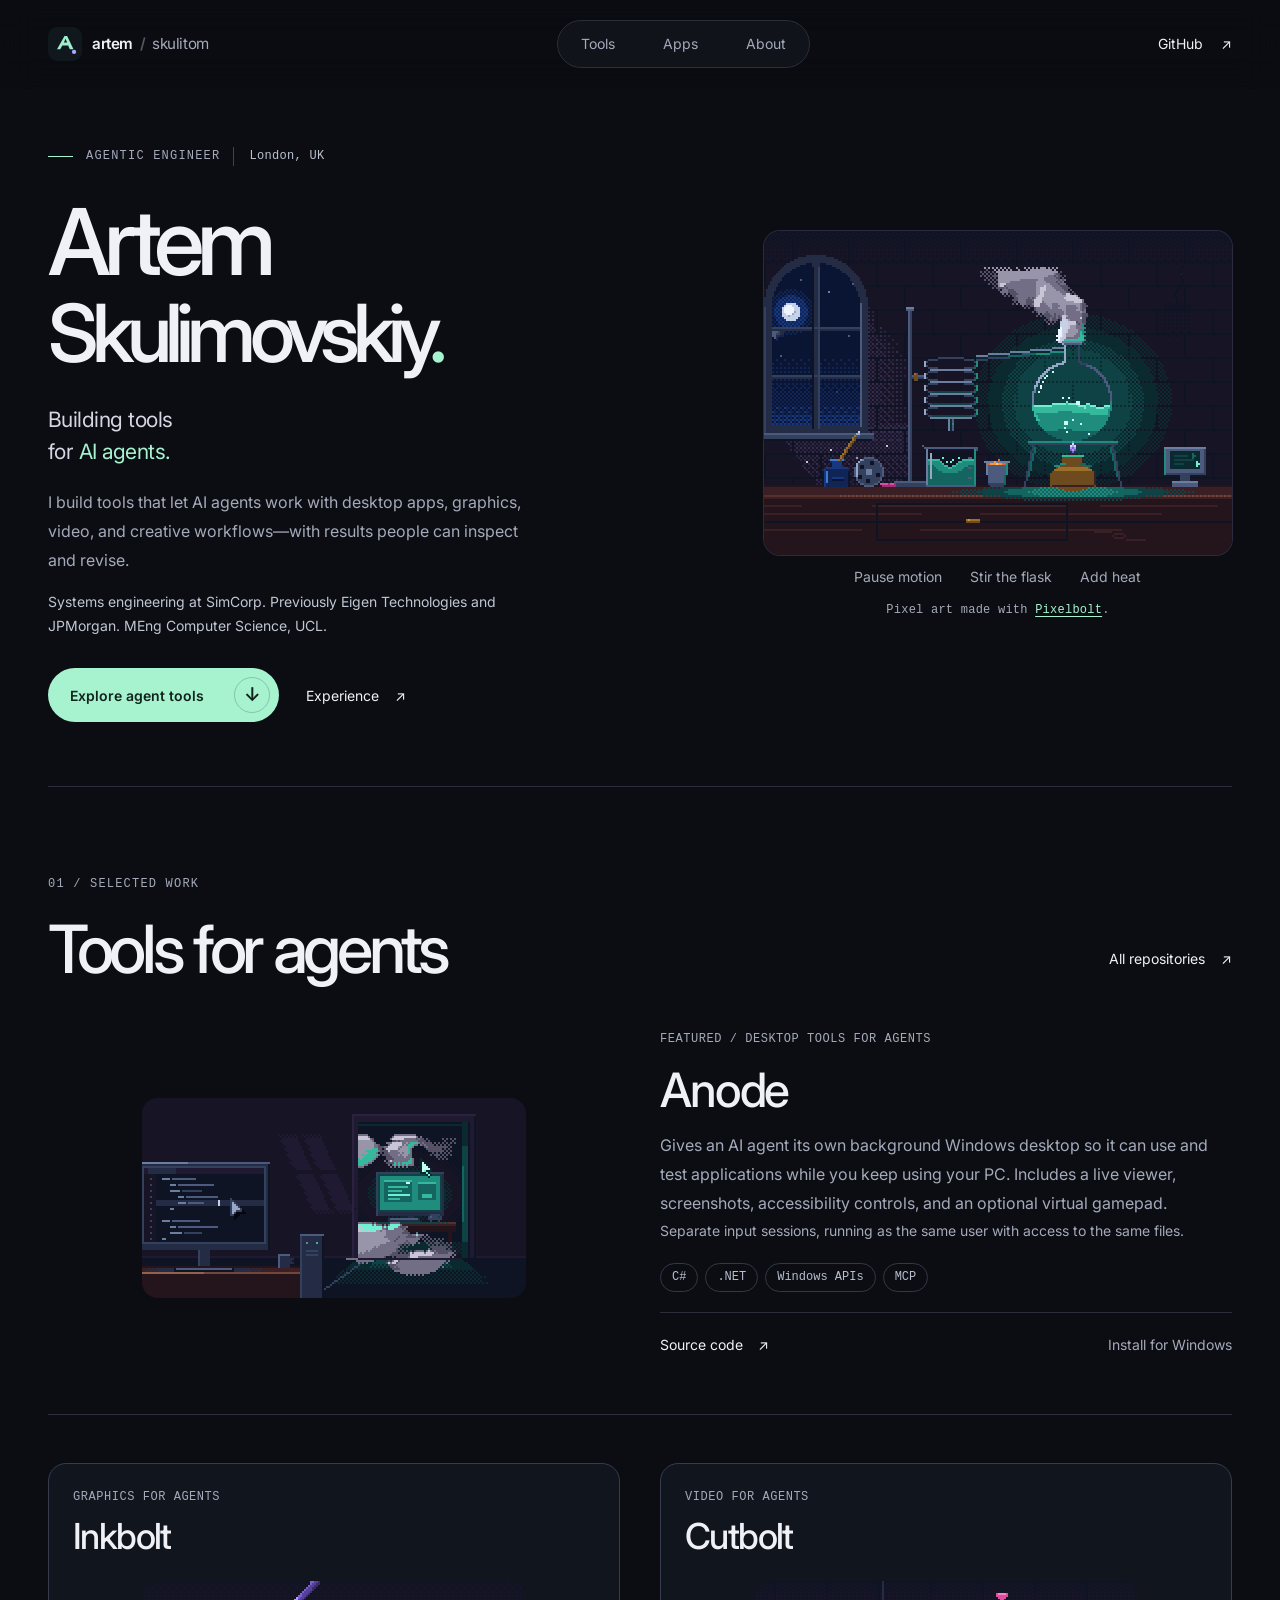
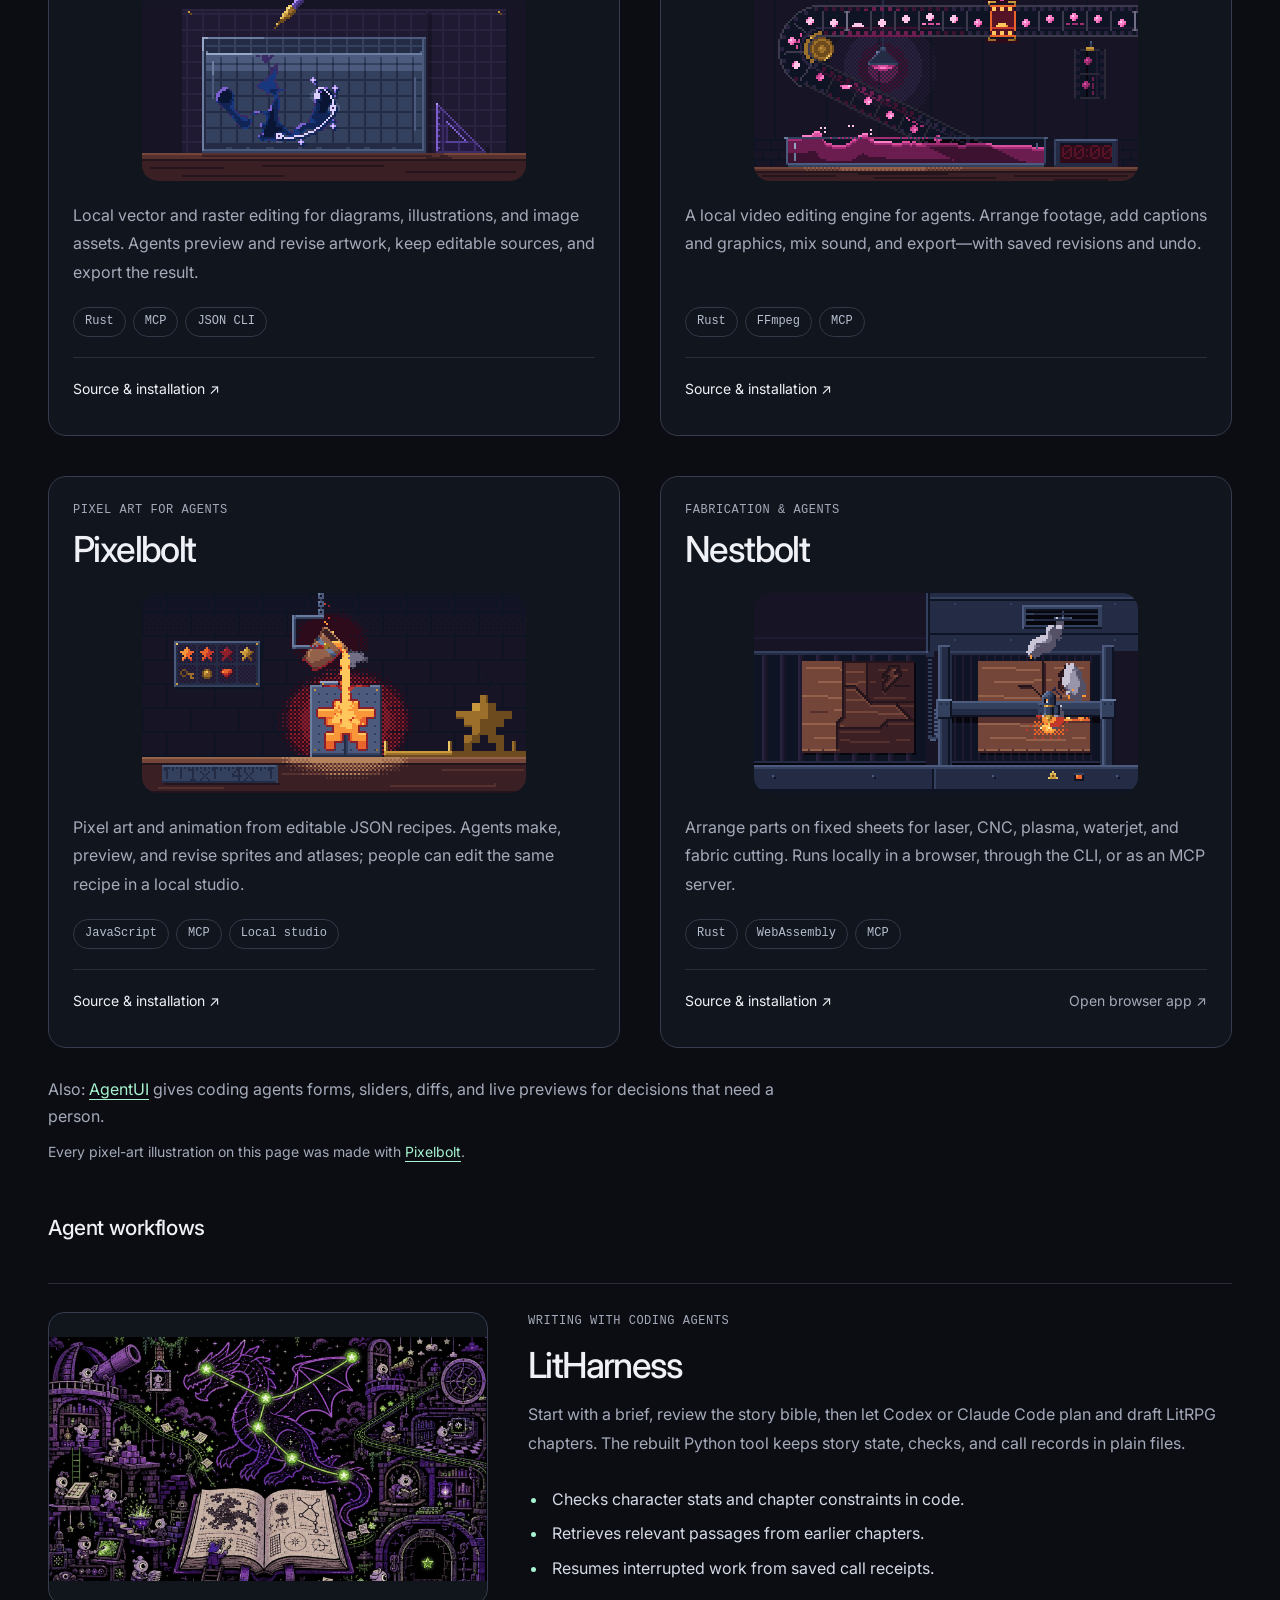
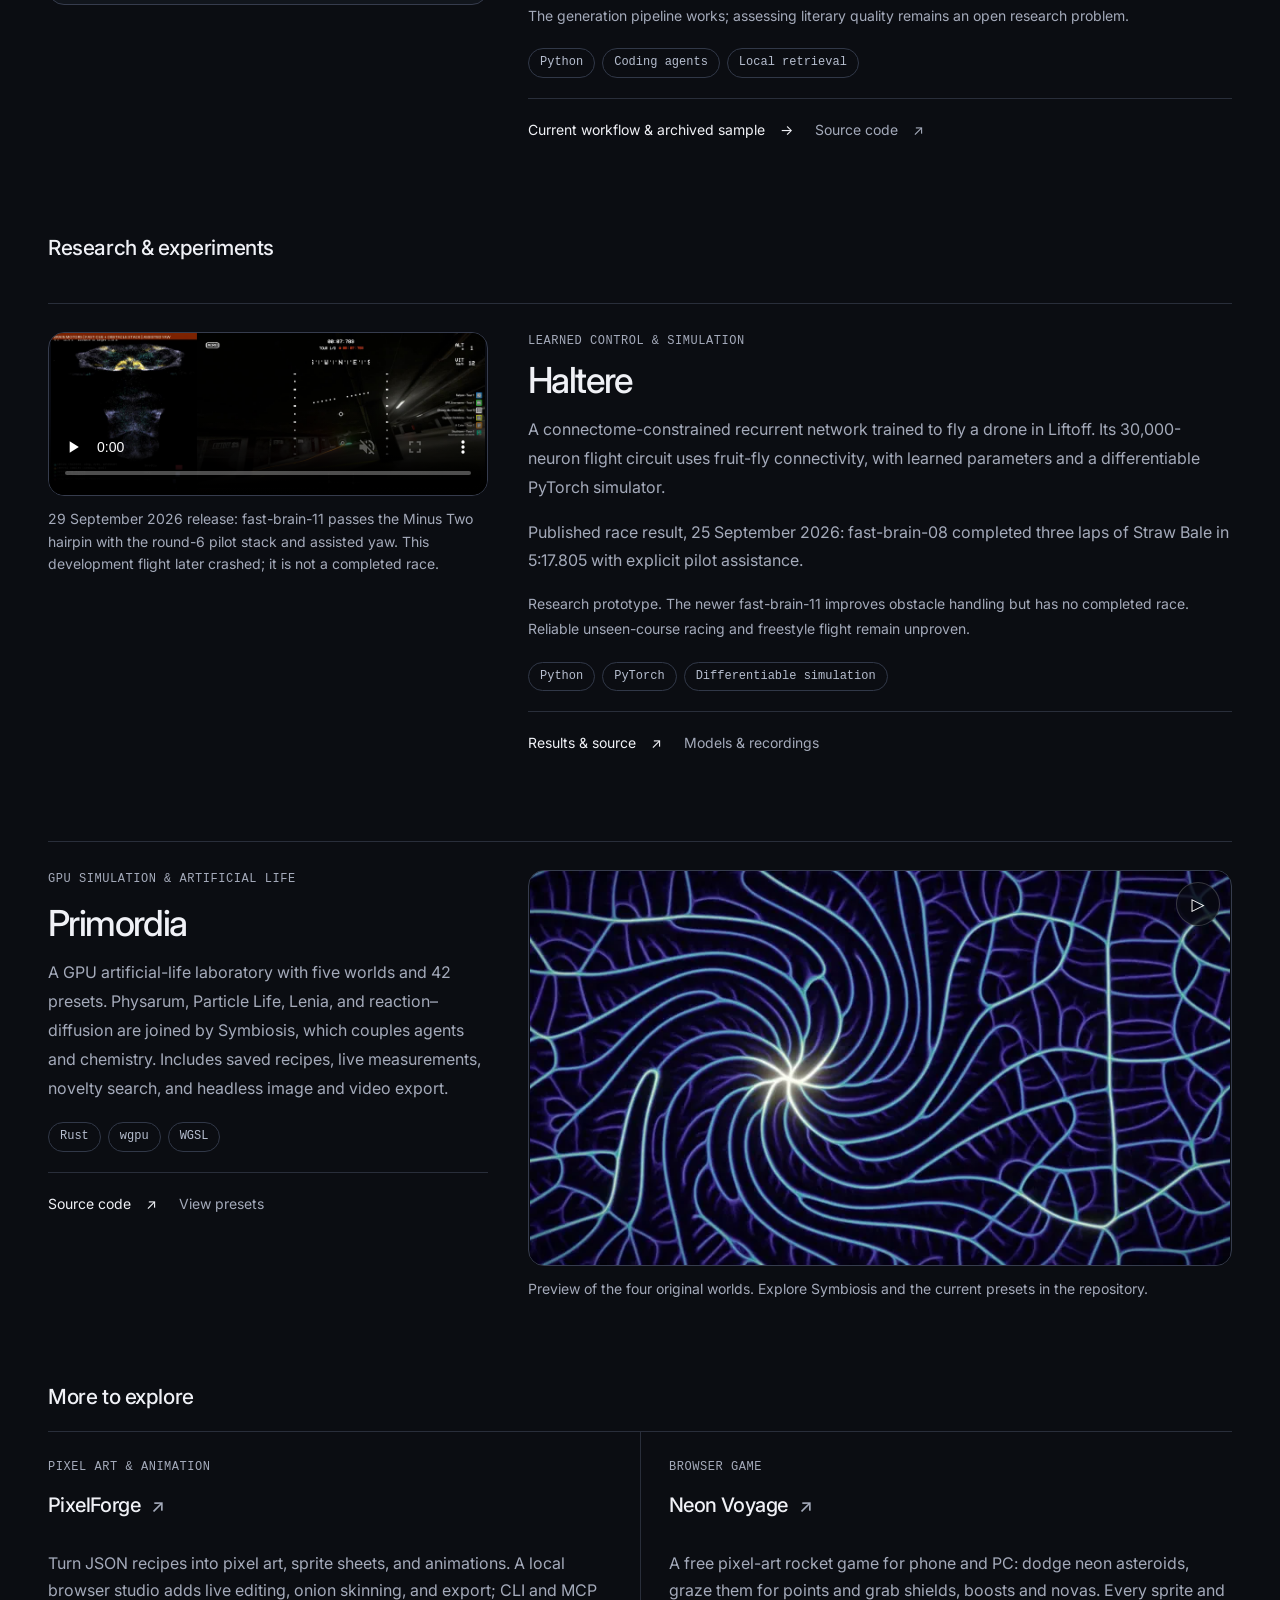
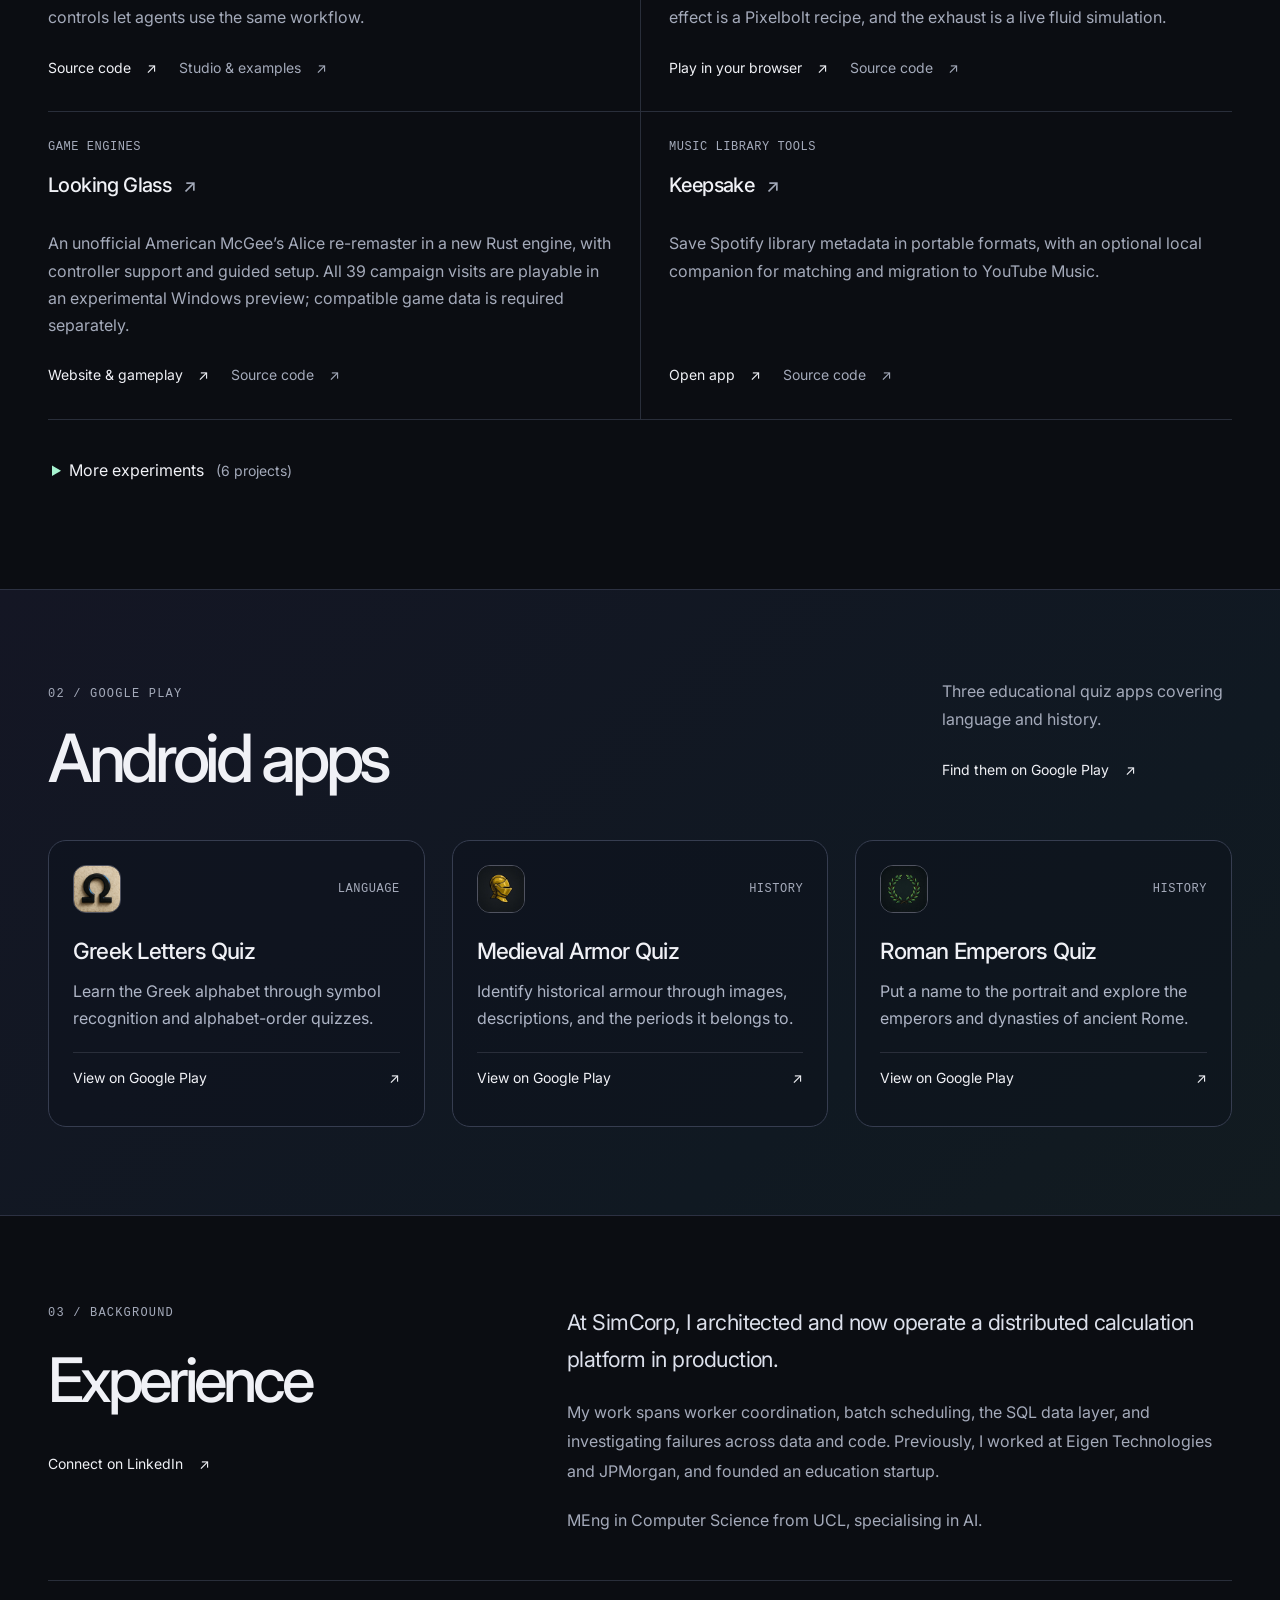
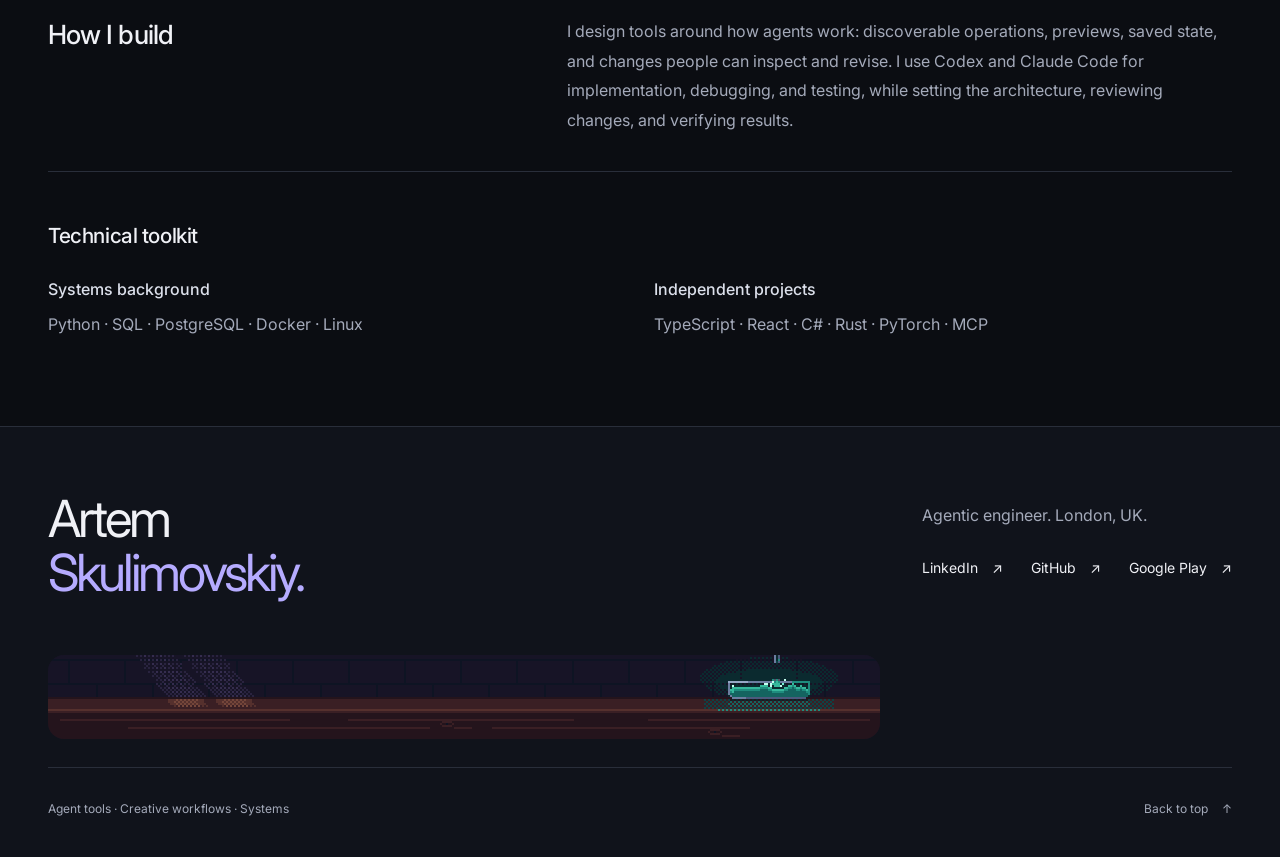
<file: index.html>
<!DOCTYPE html>

<html lang="en-GB">
<head>
<meta charset="utf-8"/>
<meta content="width=device-width, initial-scale=1" name="viewport"/>
<meta content="#0b0d12" name="theme-color"/>
<title>Artem Skulimovskiy — Agentic Engineer</title>
<meta content="Agentic engineer in London building tools for AI agents: desktop automation, graphics, video editing, pixel art, and fabrication. Explore Anode, Inkbolt, Cutbolt, Pixelbolt, and Nestbolt." name="description"/>
<meta content="website" property="og:type"/>
<meta content="Artem Skulimovskiy — Agentic Engineer" property="og:title"/>
<meta content="Agentic engineer in London building tools for AI agents: desktop automation, graphics, video editing, pixel art, and fabrication. Explore Anode, Inkbolt, Cutbolt, Pixelbolt, and Nestbolt." property="og:description"/>
<meta content="https://skulitom.github.io/" property="og:url"/>
<meta content="Artem Skulimovskiy" property="og:site_name"/>
<meta content="en_GB" property="og:locale"/>
<meta content="https://skulitom.github.io/assets/portfolio-social-pixel-20261017.png" property="og:image"/>
<meta content="1280" property="og:image:width"/>
<meta content="640" property="og:image:height"/>
<meta content="Artem Skulimovskiy — Agentic engineer. Building tools for agents, beside Pixelbolt pixel art of a moonlit workbench where a mint liquid boils in a flask." property="og:image:alt"/>
<meta content="summary_large_image" name="twitter:card"/>
<link href="https://skulitom.github.io/" rel="canonical"/>
<link href="assets/favicon.svg" rel="icon" type="image/svg+xml"/>
<link as="font" crossorigin="" href="assets/fonts/inter-latin-v2.woff2" rel="preload" type="font/woff2"/>
<link href="styles.css?v=17" rel="stylesheet"/>
<script>(function track(){var r=window.devicePixelRatio||1;document.documentElement.style.setProperty("--dpr",r);window.dispatchEvent(new Event("dprchange"));var q=window.matchMedia&&matchMedia("(resolution: "+r+"dppx)");if(q&&q.addEventListener)q.addEventListener("change",track,{once:true});})();</script>
<script src="script.js?v=12" type="module"></script>
</head>
<body>
<a class="skip-link" href="#main">Skip to content</a>
<div aria-hidden="true" class="reading-progress"></div>
<header class="site-header">
<div class="header-inner wrap">
<a aria-label="Artem Skulimovskiy, back to top" class="brand" href="#top"><img alt="" height="34" src="assets/favicon.svg" width="34"/><span>artem<span class="brand-slash"> / </span><span class="brand-handle">skulitom</span></span></a>
<nav aria-label="Main navigation"><a href="#work">Tools</a><a href="#apps">Apps</a><a href="#about">About</a></nav>
<a class="header-github" href="https://github.com/skulitom">GitHub <span aria-hidden="true">↗</span></a>
</div>
</header>
<main id="main" tabindex="-1">
<section aria-labelledby="hero-title" class="hero wrap" id="top">
<div class="hero-copy">
<p class="eyebrow hero-eyebrow"><span aria-hidden="true" class="short-rule"></span> Agentic engineer <span class="location">London, UK</span></p>
<h1 id="hero-title"><span>Artem</span><span>Skulimovskiy<span class="name-period">.</span></span></h1>
<p class="hero-specialisms">Building tools<br/>for <span>AI agents.</span></p>
<p class="hero-description">I build tools that let AI agents work with desktop apps, graphics, video, and creative workflows—with results people can inspect and revise.</p>
<p class="hero-background">Systems engineering at SimCorp. Previously Eigen Technologies and JPMorgan. MEng Computer Science, UCL.</p>
<div class="hero-actions"><a class="button button-primary" href="#work"><span>Explore agent tools</span><span aria-hidden="true" class="button-arrow">↓</span></a><a class="text-link" href="#about">Experience <span aria-hidden="true">↗</span></a></div>
</div>
<figure aria-label="Live Pixelbolt fluid simulation" class="pixel-hero" role="group">
<div class="hero-stage">
<picture><source height="162" media="(min-width: 1200px), (min-width: 540px) and (max-width: 820px)" srcset="assets/pixel/hero/wide/still.png" width="234"/><img alt="Pixel art made with Pixelbolt: a mint liquid boils in a glass flask on a moonlit workbench, and its steam rolls up in shaded billows." class="hero-still" height="130" src="assets/pixel/hero/narrow/still.png" width="156"/></picture>
</div>
<div class="study-controls"><button class="motion-toggle" hidden="" type="button">Pause motion</button><button class="stir-flask" hidden="" type="button">Stir the flask</button><button class="add-heat" hidden="" type="button">Add heat</button></div>
<figcaption class="hero-caption"><span class="hero-status">Pixel art made with <a href="https://github.com/skulitom/Pixelbolt">Pixelbolt</a>.</span></figcaption>
</figure>
</section>
<section aria-labelledby="work-title" class="work section wrap" id="work">
<div class="section-heading" data-reveal="">
<div><p class="eyebrow">01 / Selected work</p><h2 id="work-title">Tools for agents</h2></div>
<a class="text-link" href="https://github.com/skulitom?tab=repositories">All repositories <span aria-hidden="true">↗</span></a>
</div><article class="featured-project" data-reveal="" id="anode">
<a aria-label="Explore Anode on GitHub" class="project-image pixel-art" data-pixel-burst="assets/pixel/cards/anode/anode-burst.atlas.json#burst" data-pixel-still="58" data-pixel-loop="assets/pixel/cards/anode/anode.atlas.json#loop" data-spotlight="" href="https://github.com/skulitom/Anode"><img alt="" class="pixel-still" decoding="async" height="100" loading="lazy" src="assets/pixel/cards/anode/anode-still.png" width="192"/></a>
<div class="project-copy"><p class="project-category">Featured / Desktop tools for agents</p><h3 id="anode-title"><a href="https://github.com/skulitom/Anode">Anode</a></h3>
<p>Gives an AI agent its own background Windows desktop so it can use and test applications while you keep using your PC. Includes a live viewer, screenshots, accessibility controls, and an optional virtual gamepad.</p>
<p class="project-note">Separate input sessions, running as the same user with access to the same files.</p>
<ul aria-label="Anode technologies" class="tags"><li>C#</li><li>.NET</li><li>Windows APIs</li><li>MCP</li></ul>
<div class="project-links"><a href="https://github.com/skulitom/Anode">Source code <span aria-hidden="true">↗</span></a><a href="https://github.com/skulitom/Anode#install">Install for Windows</a></div>
</div>
</article><div class="project-grid"><article aria-labelledby="inkbolt-title" class="project-card" data-reveal="" id="inkbolt"><header class="project-header"><p class="project-category">Graphics for agents</p><h3 id="inkbolt-title"><a href="https://github.com/skulitom/Inkbolt">Inkbolt</a></h3></header><a aria-label="Explore Inkbolt on GitHub" class="project-image pixel-art" data-pixel-burst="assets/pixel/cards/inkbolt/inkbolt-burst.atlas.json#burst" data-pixel-still="31" data-pixel-loop="assets/pixel/cards/inkbolt/inkbolt.atlas.json#ink" data-spotlight="" href="https://github.com/skulitom/Inkbolt"><img alt="" class="pixel-still" decoding="async" height="100" loading="lazy" src="assets/pixel/cards/inkbolt/inkbolt-still.png" width="192"/></a><div class="project-copy"><p>Local vector and raster editing for diagrams, illustrations, and image assets. Agents preview and revise artwork, keep editable sources, and export the result.</p><ul aria-label="Inkbolt technologies" class="tags"><li>Rust</li><li>MCP</li><li>JSON CLI</li></ul><div class="project-links"><a href="https://github.com/skulitom/Inkbolt">Source &amp; installation ↗</a></div></div></article><article aria-labelledby="cutbolt-title" class="project-card" data-reveal="" id="cutbolt"><header class="project-header"><p class="project-category">Video for agents</p><h3 id="cutbolt-title"><a href="https://github.com/skulitom/Cutbolt">Cutbolt</a></h3></header><a aria-label="Explore Cutbolt on GitHub" class="project-image pixel-art" data-pixel-burst="assets/pixel/cards/cutbolt/cutbolt-burst.atlas.json#cutbolt-burst" data-pixel-still="0" data-pixel-loop="assets/pixel/cards/cutbolt/cutbolt.atlas.json#cutbolt" data-spotlight="" href="https://github.com/skulitom/Cutbolt"><img alt="" class="pixel-still" decoding="async" height="100" loading="lazy" src="assets/pixel/cards/cutbolt/cutbolt-still.png" width="192"/></a><div class="project-copy"><p>A local video editing engine for agents. Arrange footage, add captions and graphics, mix sound, and export—with saved revisions and undo.</p><ul aria-label="Cutbolt technologies" class="tags"><li>Rust</li><li>FFmpeg</li><li>MCP</li></ul><div class="project-links"><a href="https://github.com/skulitom/Cutbolt">Source &amp; installation ↗</a></div></div></article><article aria-labelledby="pixelbolt-title" class="project-card" data-reveal="" id="pixelbolt"><header class="project-header"><p class="project-category">Pixel art for agents</p><h3 id="pixelbolt-title"><a href="https://github.com/skulitom/Pixelbolt">Pixelbolt</a></h3></header><a aria-label="Explore Pixelbolt on GitHub" class="project-image pixel-art" data-pixel-burst="assets/pixel/cards/pixelbolt/pixelbolt-card-burst.atlas.json#burst" data-pixel-still="33" data-pixel-loop="assets/pixel/cards/pixelbolt/pixelbolt-card.atlas.json#loop" data-spotlight="" href="https://github.com/skulitom/Pixelbolt"><img alt="" class="pixel-still" decoding="async" height="100" loading="lazy" src="assets/pixel/cards/pixelbolt/pixelbolt-card-still.png" width="192"/></a><div class="project-copy"><p>Pixel art and animation from editable JSON recipes. Agents make, preview, and revise sprites and atlases; people can edit the same recipe in a local studio.</p><ul aria-label="Pixelbolt technologies" class="tags"><li>JavaScript</li><li>MCP</li><li>Local studio</li></ul><div class="project-links"><a href="https://github.com/skulitom/Pixelbolt">Source &amp; installation ↗</a></div></div></article><article aria-labelledby="nestbolt-title" class="project-card" data-reveal="" id="nestbolt"><header class="project-header"><p class="project-category">Fabrication &amp; agents</p><h3 id="nestbolt-title"><a href="https://github.com/skulitom/Nestbolt">Nestbolt</a></h3></header><a aria-label="Explore Nestbolt on GitHub" class="project-image pixel-art" data-pixel-burst="assets/pixel/cards/nestbolt/nestbolt-burst.atlas.json#loop" data-pixel-still="40" data-pixel-loop="assets/pixel/cards/nestbolt/nestbolt.atlas.json#loop" data-spotlight="" href="https://github.com/skulitom/Nestbolt"><img alt="" class="pixel-still" decoding="async" height="100" loading="lazy" src="assets/pixel/cards/nestbolt/nestbolt-still.png" width="192"/></a><div class="project-copy"><p>Arrange parts on fixed sheets for laser, CNC, plasma, waterjet, and fabric cutting. Runs locally in a browser, through the CLI, or as an MCP server.</p><ul aria-label="Nestbolt technologies" class="tags"><li>Rust</li><li>WebAssembly</li><li>MCP</li></ul><div class="project-links"><a href="https://github.com/skulitom/Nestbolt">Source &amp; installation ↗</a><a href="https://skulitom.github.io/Nestbolt/">Open browser app ↗</a></div></div></article></div><p class="tool-family-note">Also: <a href="https://github.com/skulitom/AgentUI">AgentUI</a> gives coding agents forms, sliders, diffs, and live previews for decisions that need a person.</p><p class="pixel-credit">Every pixel-art illustration on this page was made with <a href="https://github.com/skulitom/Pixelbolt">Pixelbolt</a>.</p><h3 class="other-projects-title">Agent workflows</h3><article class="side-project" data-reveal="" id="litharness">
<a aria-label="Explore LitHarness on GitHub" class="project-image" data-spotlight="" href="https://github.com/skulitom/LitHarness"><img alt="LitHarness project artwork: a constellation dragon emerging from an open book." decoding="async" fetchpriority="high" height="788" src="assets/litharness.webp" width="1412"/></a>
<div class="project-copy">
<p class="project-category">Writing with coding agents</p><h3><a href="https://github.com/skulitom/LitHarness">LitHarness</a></h3>
<p>Start with a brief, review the story bible, then let Codex or Claude Code plan and draft LitRPG chapters. The rebuilt Python tool keeps story state, checks, and call records in plain files.</p>
<ul class="project-details">
<li>Checks character stats and chapter constraints in code.</li>
<li>Retrieves relevant passages from earlier chapters.</li>
<li>Resumes interrupted work from saved call receipts.</li>
</ul><p class="project-note">The generation pipeline works; assessing literary quality remains an open research problem.</p>
<ul aria-label="LitHarness technologies" class="tags"><li>Python</li><li>Coding agents</li><li>Local retrieval</li></ul>
<div class="project-links"><a href="litharness.html">Current workflow &amp; archived sample <span aria-hidden="true">→</span></a><a href="https://github.com/skulitom/LitHarness">Source code <span aria-hidden="true">↗</span></a></div>
</div>
</article><h3 class="other-projects-title">Research &amp; experiments</h3><article aria-labelledby="haltere-title" class="side-project haltere-card" data-reveal="" id="haltere">
<div class="project-media">
<video aria-label="Experimental Haltere fast-brain-11 passing the Minus Two hairpin with pilot assistance, beside live neural activity" class="flight-video" controls="" height="720" muted="" playsinline="" poster="assets/haltere-brain11-round6-20260929.jpg" preload="none" width="1928">
<source src="assets/haltere-brain11-round6-20260929.mp4" type="video/mp4"/>
<a href="assets/haltere-brain11-round6-20260929.mp4">Watch the Haltere flight recording</a>
</video>
<p class="media-caption">29 September 2026 release: fast-brain-11 passes the Minus Two hairpin with the round-6 pilot stack and assisted yaw. This development flight later crashed; it is not a completed race.</p>
</div>
<div class="project-copy"><header class="project-header">
<p class="project-category">Learned control &amp; simulation</p><h3 id="haltere-title"><a href="https://github.com/skulitom/haltere">Haltere</a></h3>
</header>
<p>A connectome-constrained recurrent network trained to fly a drone in Liftoff. Its 30,000-neuron flight circuit uses fruit-fly connectivity, with learned parameters and a differentiable PyTorch simulator.</p>
<p class="project-result">Published race result, 25 September 2026: fast-brain-08 completed three laps of Straw Bale in 5:17.805 with explicit pilot assistance.</p>
<p class="project-note">Research prototype. The newer fast-brain-11 improves obstacle handling but has no completed race. Reliable unseen-course racing and freestyle flight remain unproven.</p>
<ul aria-label="Haltere technologies" class="tags"><li>Python</li><li>PyTorch</li><li>Differentiable simulation</li></ul>
<div class="project-links"><a href="https://github.com/skulitom/haltere#current-status">Results &amp; source <span aria-hidden="true">↗</span></a><a href="https://github.com/skulitom/haltere/releases">Models &amp; recordings</a></div>
</div>
</article><article class="side-project" data-reveal="" id="primordia">
<div class="project-copy">
<p class="project-category">GPU simulation &amp; artificial life</p>
<h3><a href="https://github.com/skulitom/primordia">Primordia</a></h3>
<p>A GPU artificial-life laboratory with five worlds and 42 presets. Physarum, Particle Life, Lenia, and reaction–diffusion are joined by Symbiosis, which couples agents and chemistry. Includes saved recipes, live measurements, novelty search, and headless image and video export.</p>
<ul aria-label="Primordia technologies" class="tags"><li>Rust</li><li>wgpu</li><li>WGSL</li></ul>
<div class="project-links"><a href="https://github.com/skulitom/primordia">Source code <span aria-hidden="true">↗</span></a><a href="https://github.com/skulitom/primordia#the-five-worlds">View presets</a></div>
</div>
<div class="project-media">
<video aria-label="Primordia simulation preview: Physarum, Particle Life, Lenia, and reaction-diffusion" class="project-video" controls="" height="450" loop="" muted="" playsinline="" poster="assets/primordia-poster.webp" preload="none" width="800">
<source src="assets/primordia-preview.mp4" type="video/mp4"/>
<a href="assets/primordia-preview.mp4">Watch the Primordia preview</a>
</video>
<button aria-label="Play Primordia animation" class="video-toggle" hidden="" type="button">▷</button>
<p class="media-caption">Preview of the four original worlds. Explore Symbiosis and the current presets in the repository.</p>
</div>
</article>
<h3 class="other-projects-title">More to explore</h3>
<div class="explore-grid">
<article class="project-row" data-reveal="">
<p class="project-category">Pixel art &amp; animation</p><h4><a href="https://github.com/skulitom/PixelForge">PixelForge <span aria-hidden="true">↗</span></a></h4>
<p>Turn JSON recipes into pixel art, sprite sheets, and animations. A local browser studio adds live editing, onion skinning, and export; CLI and MCP controls let agents use the same workflow.</p>
<div class="project-links"><a aria-label="PixelForge: Source code" href="https://github.com/skulitom/PixelForge">Source code <span aria-hidden="true">↗</span></a><a aria-label="PixelForge: Studio &amp; examples" href="https://github.com/skulitom/PixelForge#start">Studio &amp; examples <span aria-hidden="true">↗</span></a></div>
</article>
<article class="project-row" data-reveal="">
<p class="project-category">Browser game</p><h4><a href="https://skulitom.github.io/NeonRocketGame/">Neon Voyage <span aria-hidden="true">↗</span></a></h4>
<p>A free pixel-art rocket game for phone and PC: dodge neon asteroids, graze them for points and grab shields, boosts and novas. Every sprite and effect is a Pixelbolt recipe, and the exhaust is a live fluid simulation.</p>
<div class="project-links"><a aria-label="Neon Voyage: Play in your browser" href="https://skulitom.github.io/NeonRocketGame/">Play in your browser <span aria-hidden="true">↗</span></a><a aria-label="Neon Voyage: Source code" href="https://github.com/skulitom/NeonRocketGame">Source code <span aria-hidden="true">↗</span></a></div>
</article>
<article class="project-row" data-reveal="">
<p class="project-category">Game engines</p><h4><a href="https://skulitom.github.io/LookingGlass/">Looking Glass <span aria-hidden="true">↗</span></a></h4>
<p>An unofficial American McGee’s Alice re-remaster in a new Rust engine, with controller support and guided setup. All 39 campaign visits are playable in an experimental Windows preview; compatible game data is required separately.</p>
<div class="project-links"><a aria-label="Looking Glass: Website &amp; gameplay" href="https://skulitom.github.io/LookingGlass/">Website &amp; gameplay <span aria-hidden="true">↗</span></a><a aria-label="Looking Glass: Source code" href="https://github.com/skulitom/LookingGlass">Source code <span aria-hidden="true">↗</span></a></div>
</article>
<article class="project-row" data-reveal="">
<p class="project-category">Music library tools</p><h4><a href="https://skulitom.github.io/spotify-library-vault/">Keepsake <span aria-hidden="true">↗</span></a></h4>
<p>Save Spotify library metadata in portable formats, with an optional local companion for matching and migration to YouTube Music.</p>
<div class="project-links"><a aria-label="Open Keepsake" href="https://skulitom.github.io/spotify-library-vault/">Open app <span aria-hidden="true">↗</span></a><a aria-label="Keepsake source code" href="https://github.com/skulitom/spotify-library-vault">Source code <span aria-hidden="true">↗</span></a></div>
</article>
</div>
<details class="project-archive">
<summary>More experiments <span>(6 projects)</span></summary>
<div class="explore-grid">
<article class="project-row">
<p class="project-category">Languages &amp; geography</p><h4><a href="https://skulitom.github.io/MapLanguageVisualizer/">World Language Map <span aria-hidden="true">↗</span></a></h4>
<p>Explore official languages and language families across countries, compare overlapping languages, and share the current map view.</p>
<div class="project-links"><a aria-label="Open World Language Map" href="https://skulitom.github.io/MapLanguageVisualizer/">Open app <span aria-hidden="true">↗</span></a><a aria-label="World Language Map source code" href="https://github.com/skulitom/MapLanguageVisualizer">Source code <span aria-hidden="true">↗</span></a></div>
</article>
<article class="project-row">
<p class="project-category">Global trade</p><h4><a href="https://skulitom.github.io/export-atlas/">Export Atlas <span aria-hidden="true">↗</span></a></h4>
<p>Compare countries, goods and services, and export markets using UN Comtrade and World Bank data.</p>
<div class="project-links"><a aria-label="Open Export Atlas" href="https://skulitom.github.io/export-atlas/">Open app <span aria-hidden="true">↗</span></a><a aria-label="Export Atlas source code" href="https://github.com/skulitom/export-atlas">Source code <span aria-hidden="true">↗</span></a></div>
</article>
<article class="project-row">
<p class="project-category">Maps &amp; modelling</p><h4><a href="https://skulitom.github.io/london-time-map/">London in minutes <span aria-hidden="true">↗</span></a></h4>
<p>Compare approximate travel times across London by walking, rail, bus, and car.</p>
<div class="project-links"><a aria-label="Open London in minutes" href="https://skulitom.github.io/london-time-map/">Open app <span aria-hidden="true">↗</span></a><a aria-label="London in minutes source code" href="https://github.com/skulitom/london-time-map">Source code <span aria-hidden="true">↗</span></a></div>
</article>
<article class="project-row">
<p class="project-category">Language learning</p><h4><a href="https://skulitom.github.io/chinese-touch-typing/">Chinese Touch Typing <span aria-hidden="true">↗</span></a></h4>
<p>Practise Mandarin pinyin typing with adaptive difficulty, pronunciation audio, and Simplified/Traditional characters.</p>
<div class="project-links"><a aria-label="Open Chinese Touch Typing" href="https://skulitom.github.io/chinese-touch-typing/">Open app <span aria-hidden="true">↗</span></a><a aria-label="Chinese Touch Typing source code" href="https://github.com/skulitom/chinese-touch-typing">Source code <span aria-hidden="true">↗</span></a></div>
</article>
<article class="project-row">
<p class="project-category">Language learning</p><h4><a href="https://skulitom.github.io/chinese-radicals/">Chinese Radicals <span aria-hidden="true">↗</span></a></h4>
<p>Practise radicals and common Chinese characters with pinyin and meaning quizzes, spaced repetition, and mastery tracking.</p>
<div class="project-links"><a aria-label="Open Chinese Radicals" href="https://skulitom.github.io/chinese-radicals/">Open app <span aria-hidden="true">↗</span></a><a aria-label="Chinese Radicals source code" href="https://github.com/skulitom/chinese-radicals">Source code <span aria-hidden="true">↗</span></a></div>
</article>
<article class="project-row">
<p class="project-category">Generative models</p><h4><a href="https://github.com/skulitom/Latent-Space-Explorer">Latent Space Explorer <span aria-hidden="true">↗</span></a></h4>
<p>An experiment in steering generative images through semantic directions, with keyboard navigation.</p>
<div class="project-links"><a aria-label="Latent Space Explorer source code" href="https://github.com/skulitom/Latent-Space-Explorer">Source code <span aria-hidden="true">↗</span></a></div>
</article>
</div>
</details>
</section>
<section aria-labelledby="apps-title" class="apps section" id="apps">
<div class="wrap">
<div class="section-heading" data-reveal=""><div><p class="eyebrow">02 / Google Play</p><h2 id="apps-title">Android apps</h2></div><div class="section-aside"><p>Three educational quiz apps covering language and history.</p><a class="text-link" href="https://play.google.com/store/apps/developer?id=Skulitom">Find them on Google Play <span aria-hidden="true">↗</span></a></div></div>
<div class="app-grid"><article class="app-card greek-app" data-reveal=""><div class="app-top"><img alt="" class="app-icon" decoding="async" height="64" loading="lazy" src="assets/greek-icon.webp" width="64"/><span class="project-category">Language</span></div><h3>Greek Letters Quiz</h3><p>Learn the Greek alphabet through symbol recognition and alphabet-order quizzes.</p><a class="app-link" href="https://play.google.com/store/apps/details?id=com.greekletters.quiz">View on Google Play <span aria-hidden="true">↗</span></a></article>
<article class="app-card armour-app" data-reveal=""><div class="app-top"><img alt="" class="app-icon" decoding="async" height="64" loading="lazy" src="assets/armour-icon.webp" width="64"/><span class="project-category">History</span></div><h3>Medieval Armor Quiz</h3><p>Identify historical armour through images, descriptions, and the periods it belongs to.</p><a class="app-link" href="https://play.google.com/store/apps/details?id=com.armourquiz.medieval">View on Google Play <span aria-hidden="true">↗</span></a></article>
<article class="app-card roman-app" data-reveal=""><div class="app-top"><img alt="" class="app-icon" decoding="async" height="64" loading="lazy" src="assets/roman-icon.webp" width="64"/><span class="project-category">History</span></div><h3>Roman Emperors Quiz</h3><p>Put a name to the portrait and explore the emperors and dynasties of ancient Rome.</p><a class="app-link" href="https://play.google.com/store/apps/details?id=com.romanemperor.quiz">View on Google Play <span aria-hidden="true">↗</span></a></article></div>
</div>
</section>
<section aria-labelledby="about-title" class="about section wrap" id="about">
<div class="about-grid">
<div class="about-heading" data-reveal=""><p class="eyebrow">03 / Background</p><h2 id="about-title">Experience</h2><a class="text-link" href="https://www.linkedin.com/in/artem-skulimovskiy-7bb028118/">Connect on LinkedIn <span aria-hidden="true">↗</span></a></div>
<div class="about-copy" data-reveal="">
<p class="large-copy">At SimCorp, I architected and now operate a distributed calculation platform in production.</p>
<p>My work spans worker coordination, batch scheduling, the SQL data layer, and investigating failures across data and code. Previously, I worked at Eigen Technologies and JPMorgan, and founded an education startup.</p>
<p>MEng in Computer Science from UCL, specialising in AI.</p>
</div>
</div>
<div class="method" data-reveal="">
<h3>How I build</h3>
<p>I design tools around how agents work: discoverable operations, previews, saved state, and changes people can inspect and revise. I use Codex and Claude Code for implementation, debugging, and testing, while setting the architecture, reviewing changes, and verifying results.</p>
</div>
<div class="toolkit-section" data-reveal="">
<div class="toolkit-heading"><h3>Technical toolkit</h3></div>
<dl class="toolkit-summary">
<div><dt>Systems background</dt><dd>Python · SQL · PostgreSQL · Docker · Linux</dd></div>
<div><dt>Independent projects</dt><dd>TypeScript · React · C# · Rust · PyTorch · MCP</dd></div>
</dl>
</div>
</section>
</main>
<footer class="site-footer"><div class="wrap"><div class="footer-top"><a class="footer-name" href="#top">Artem<br/><span>Skulimovskiy.</span></a><div><p>Agentic engineer. London, UK.</p><div class="footer-links"><a href="https://www.linkedin.com/in/artem-skulimovskiy-7bb028118/">LinkedIn <span aria-hidden="true">↗</span></a><a href="https://github.com/skulitom">GitHub <span aria-hidden="true">↗</span></a><a href="https://play.google.com/store/apps/developer?id=Skulitom">Google Play <span aria-hidden="true">↗</span></a></div></div></div><div aria-hidden="true" class="footer-art"><img alt="" decoding="async" height="42" loading="lazy" src="assets/pixel/footer/still.png" width="416"/></div><div class="footer-bottom"><span>Agent tools · Creative workflows · Systems</span><a href="#top">Back to top <span aria-hidden="true">↑</span></a></div></div></footer>
</body>
</html>
</file>
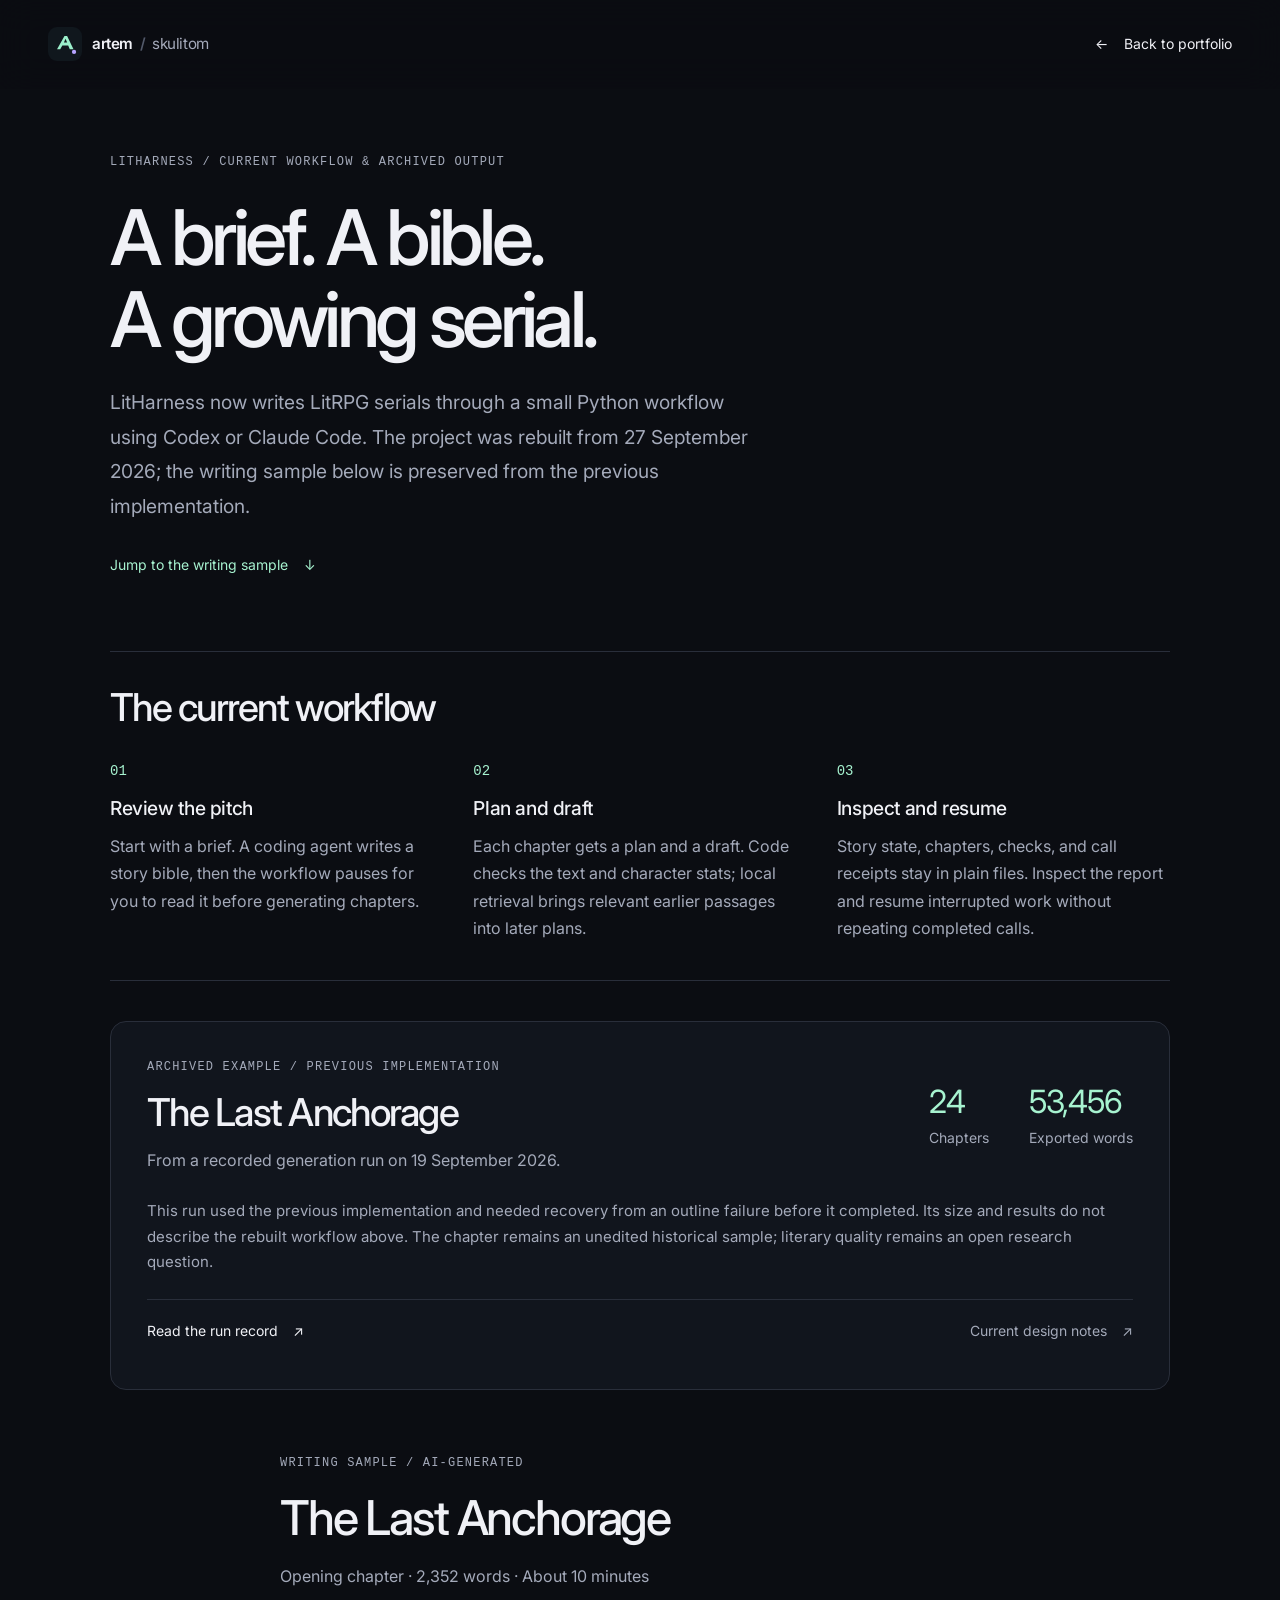
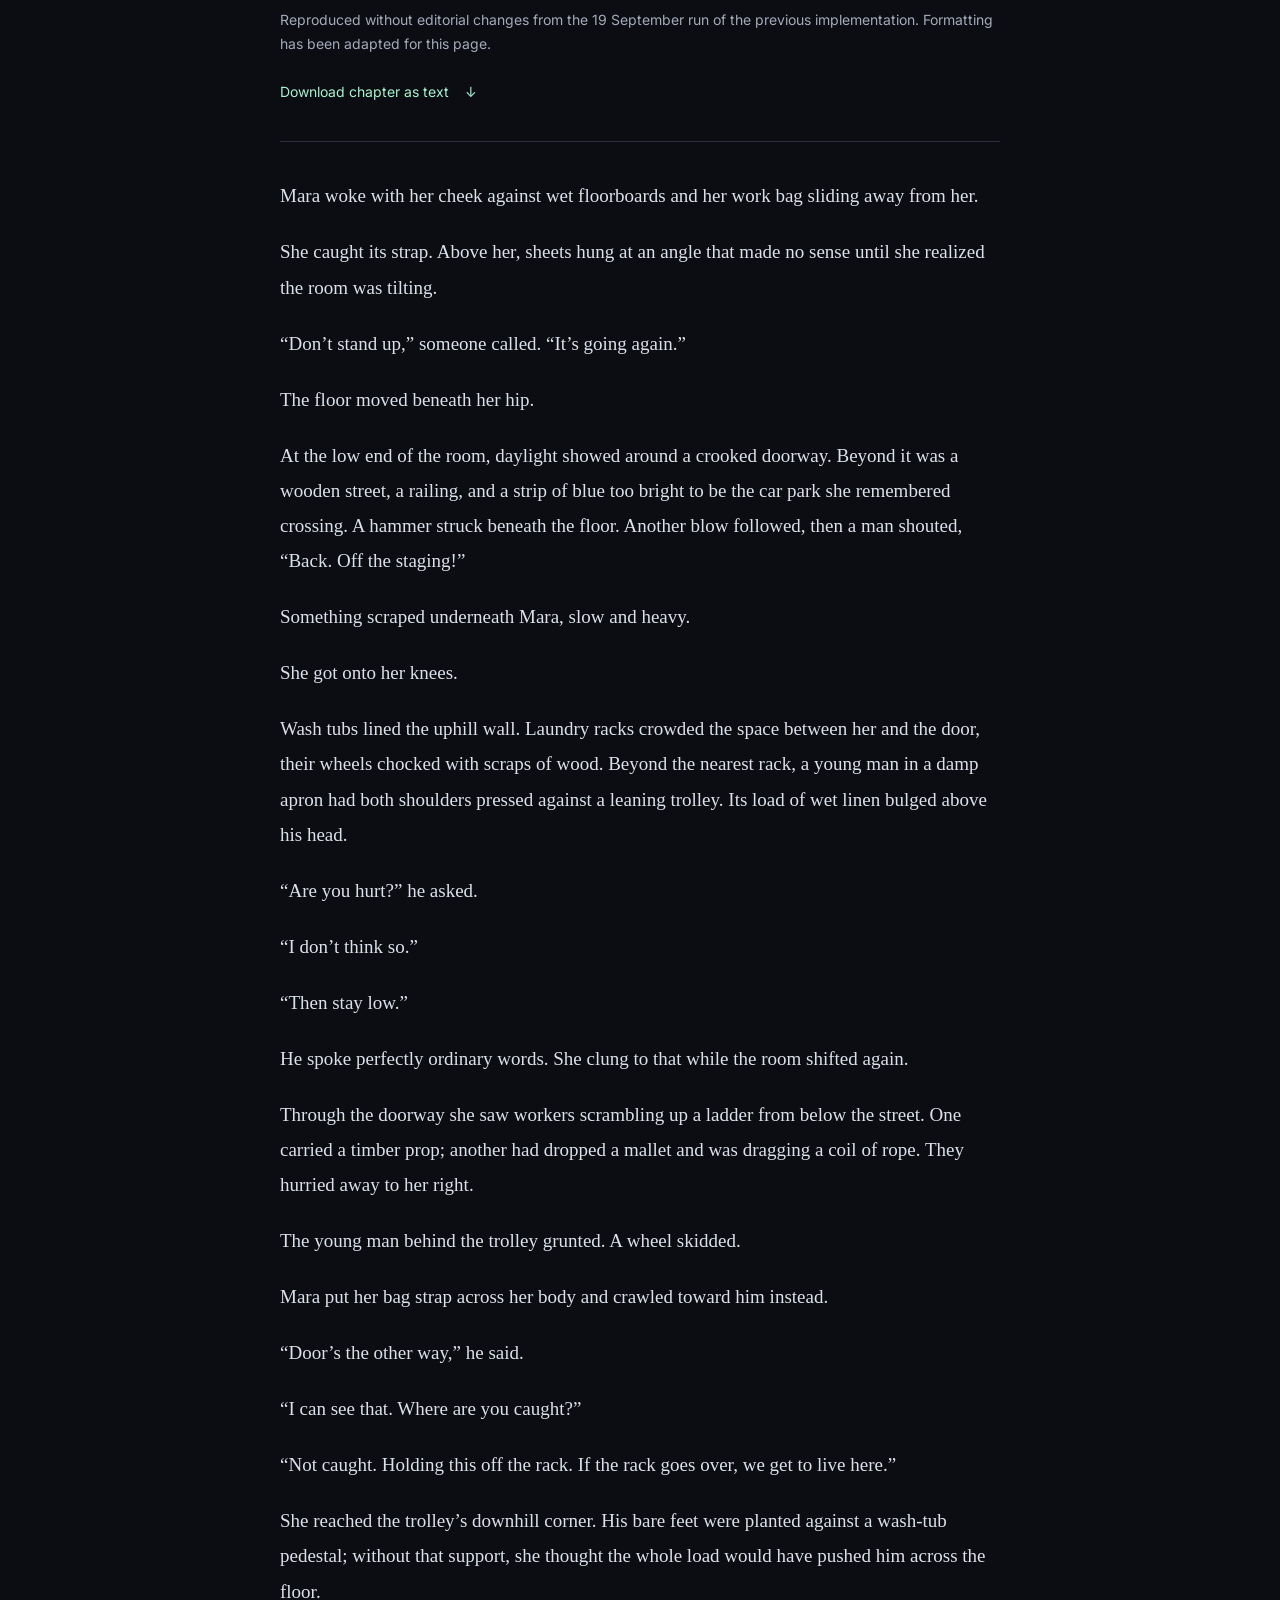
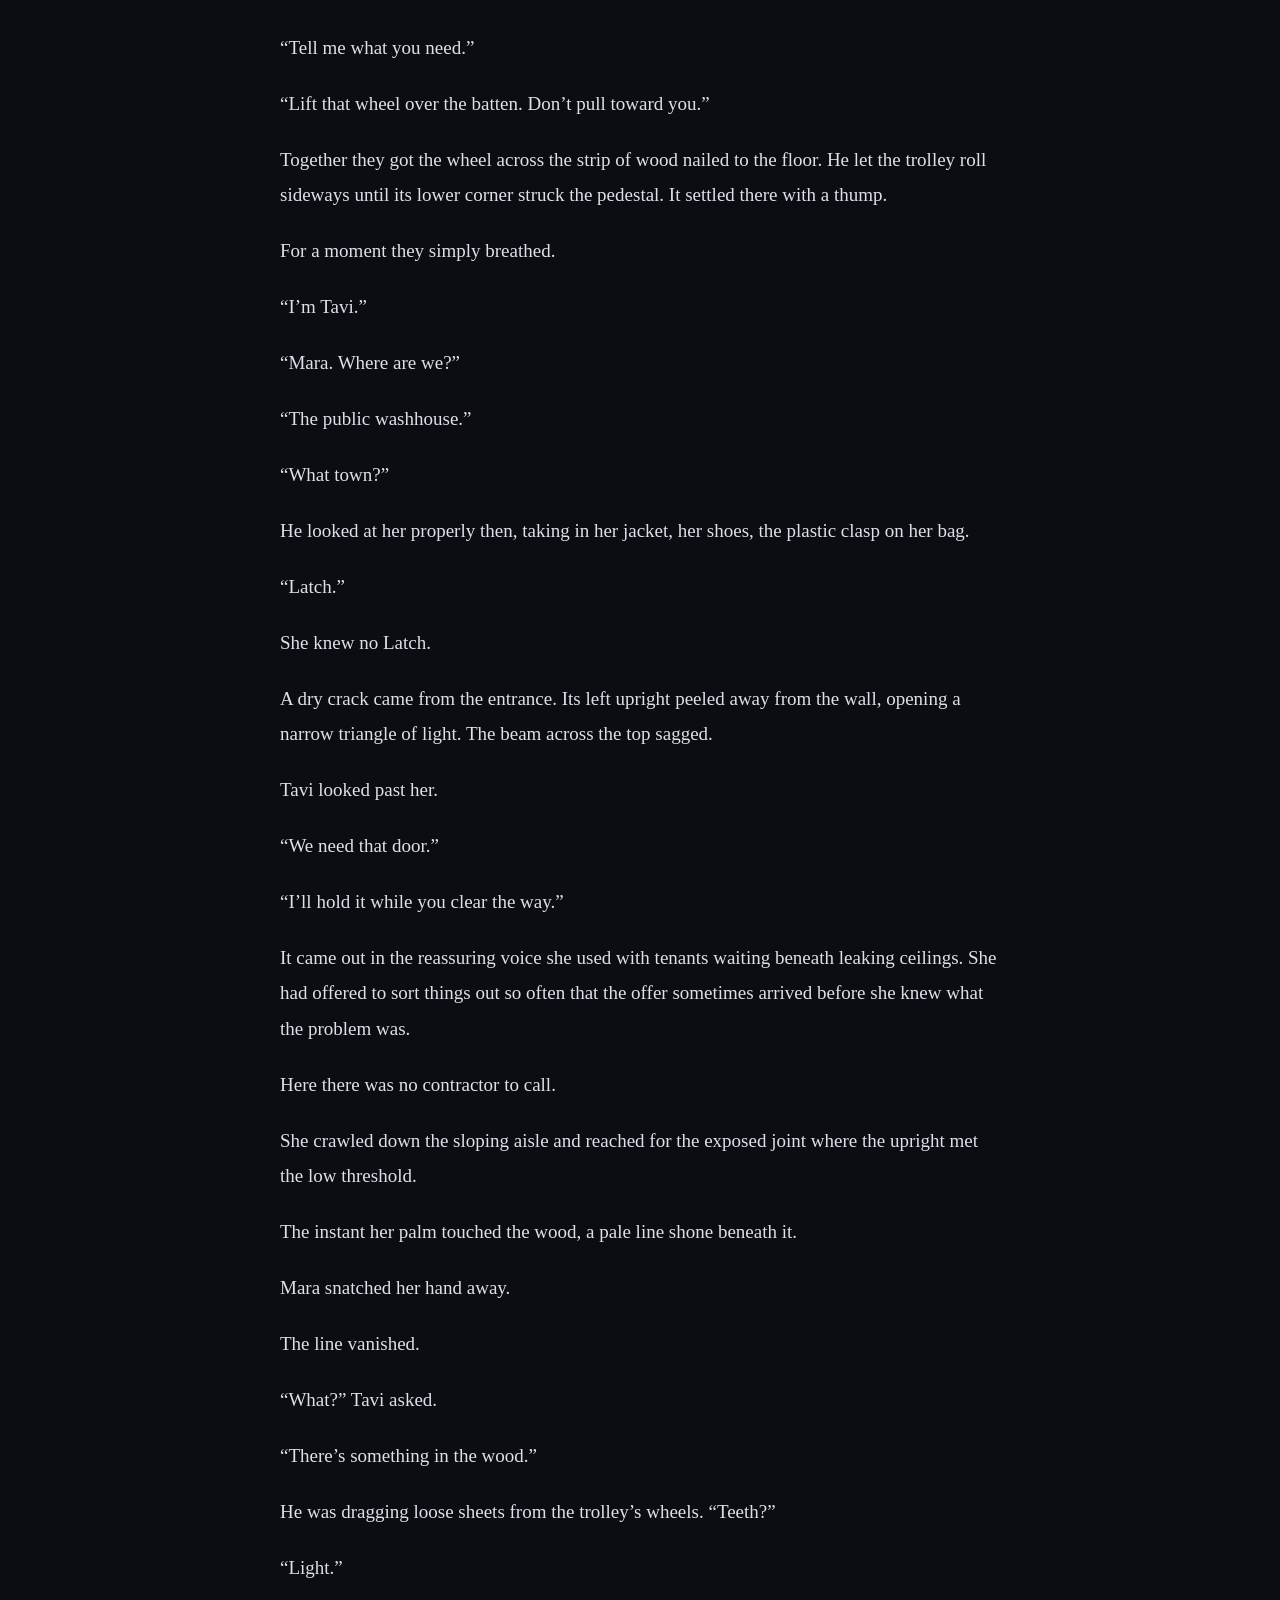
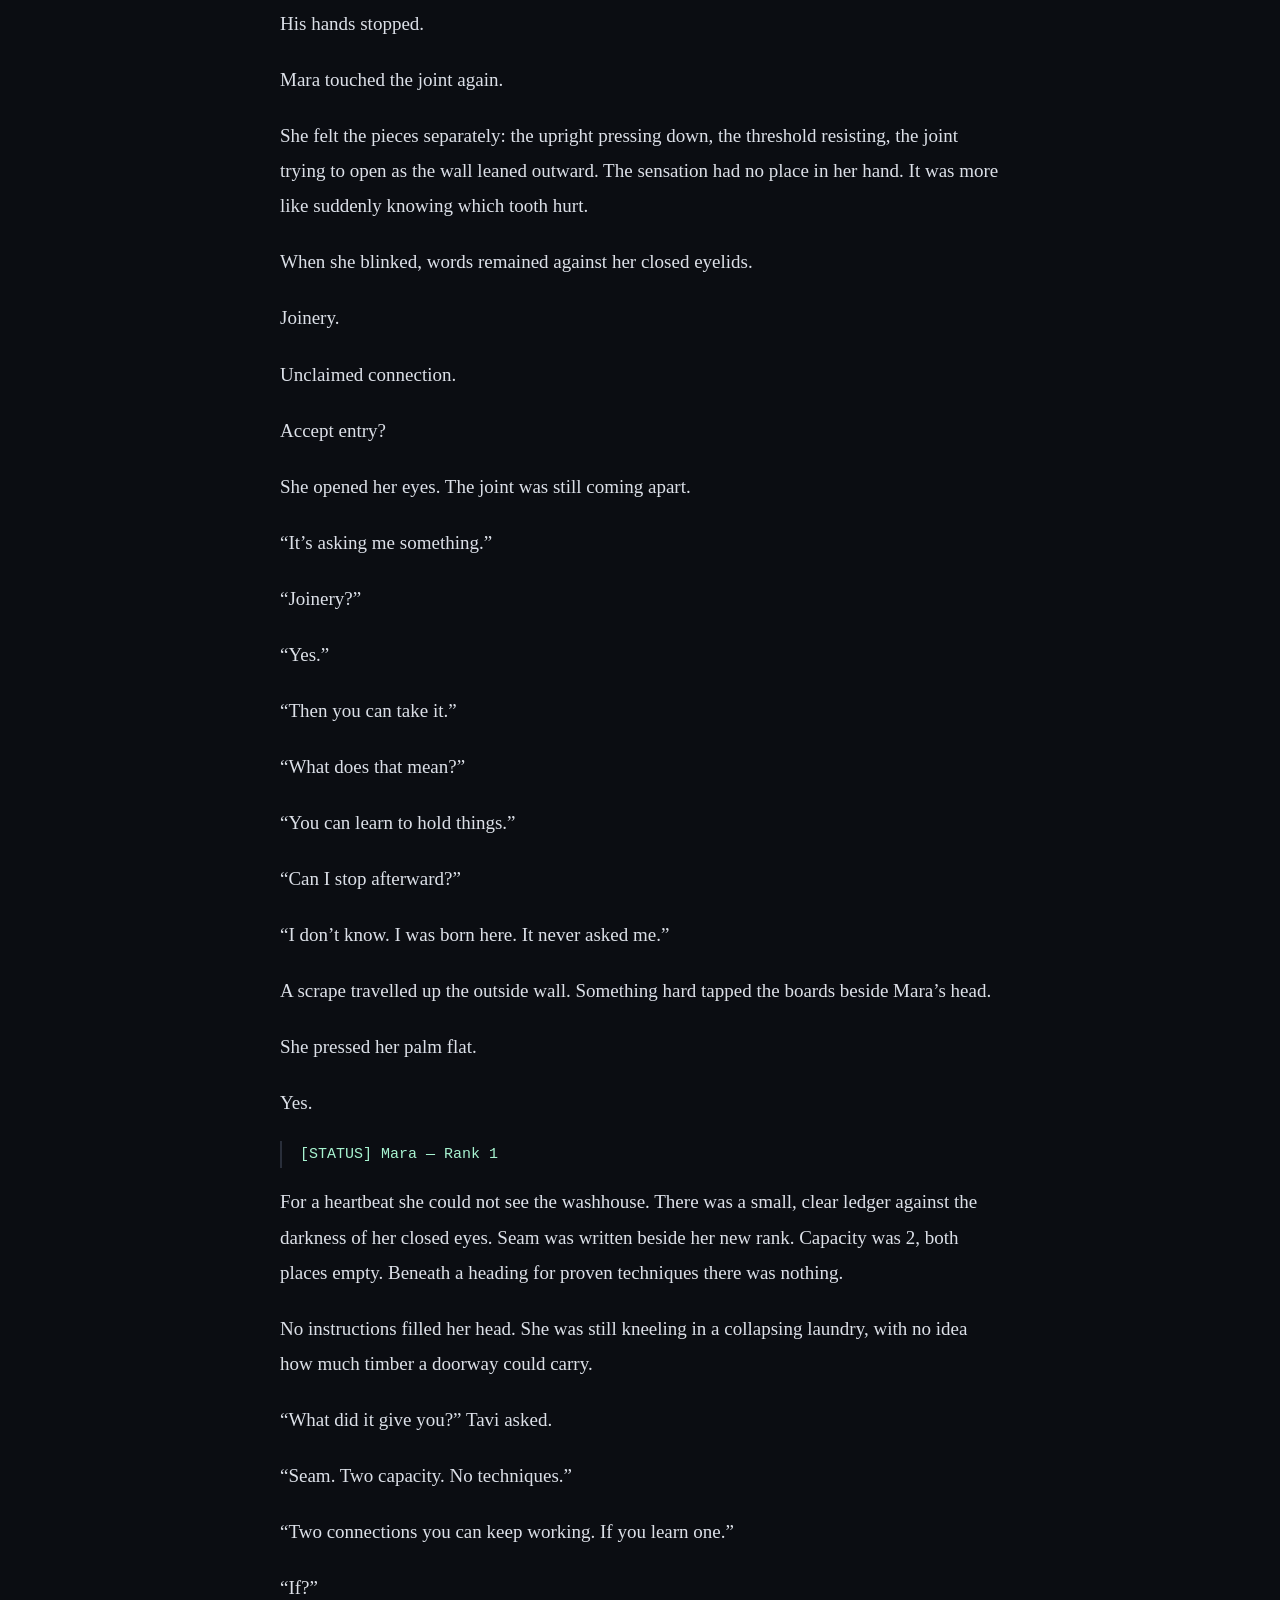
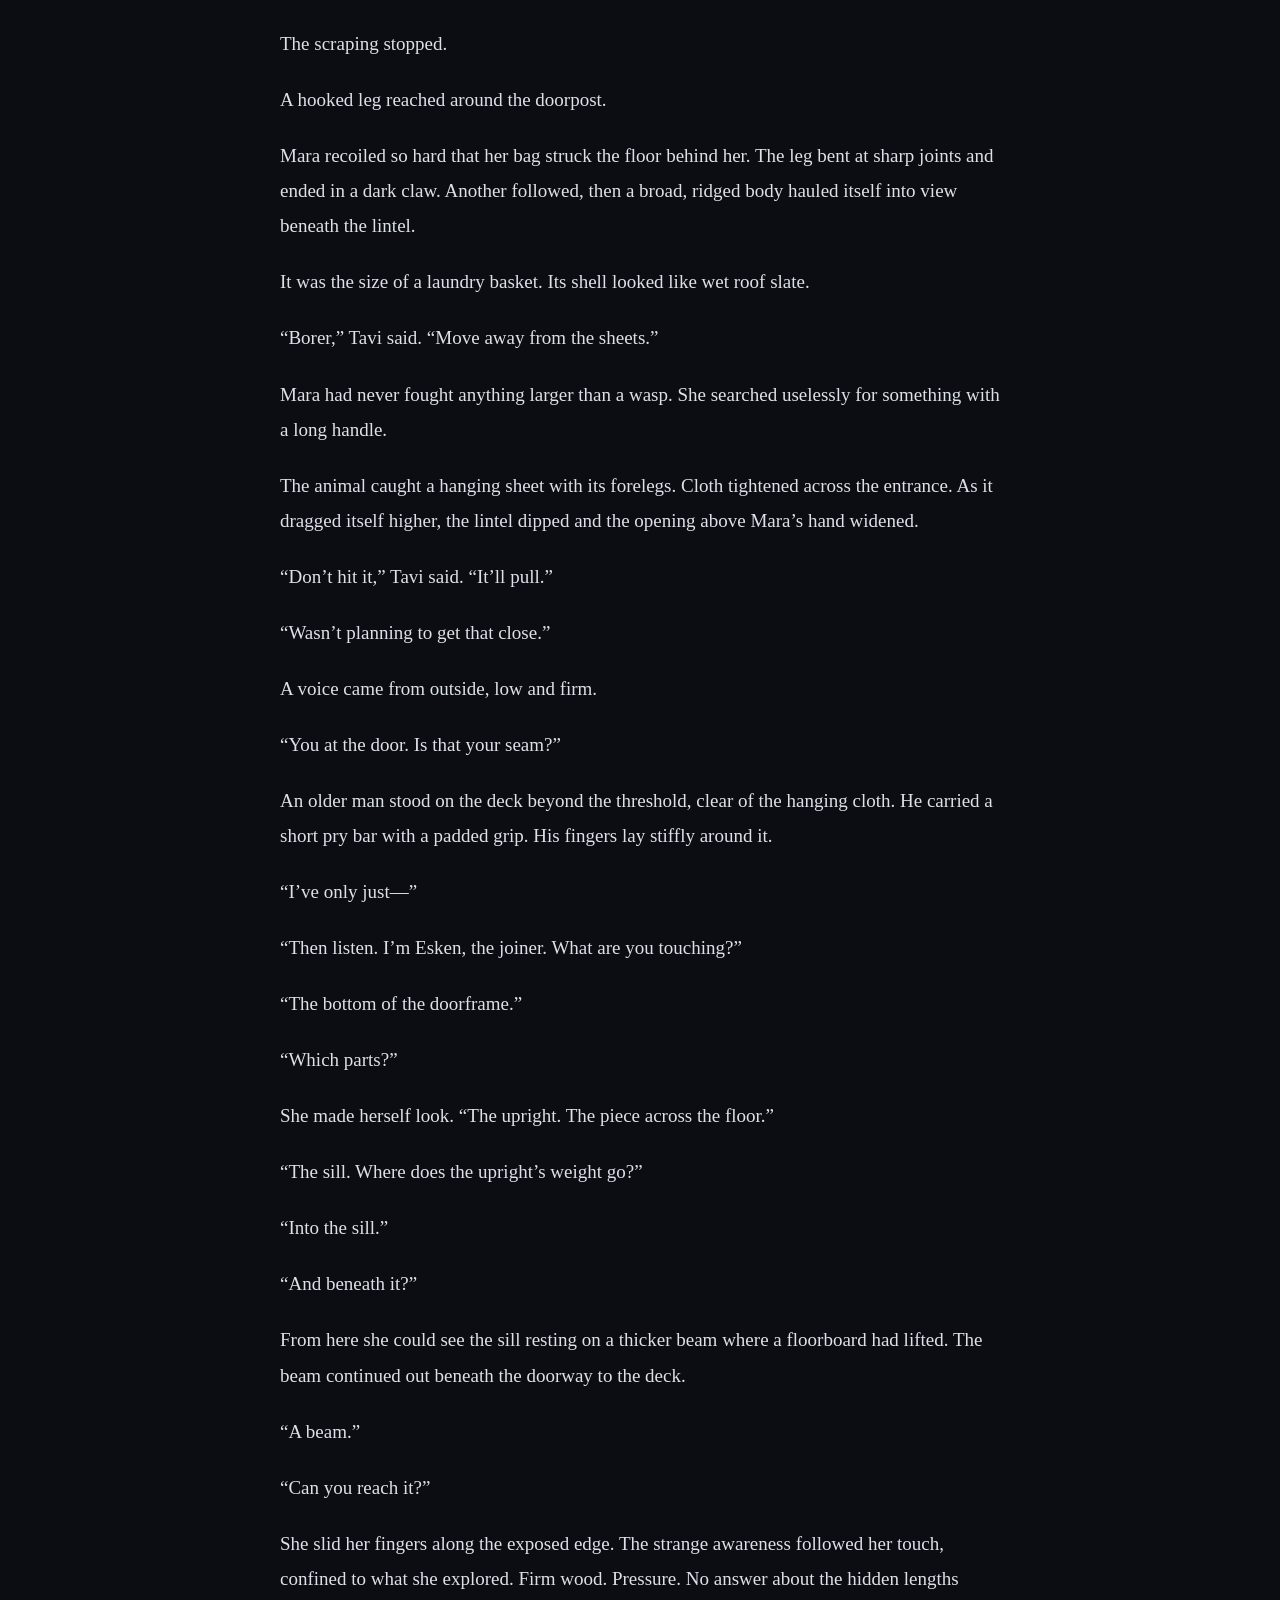
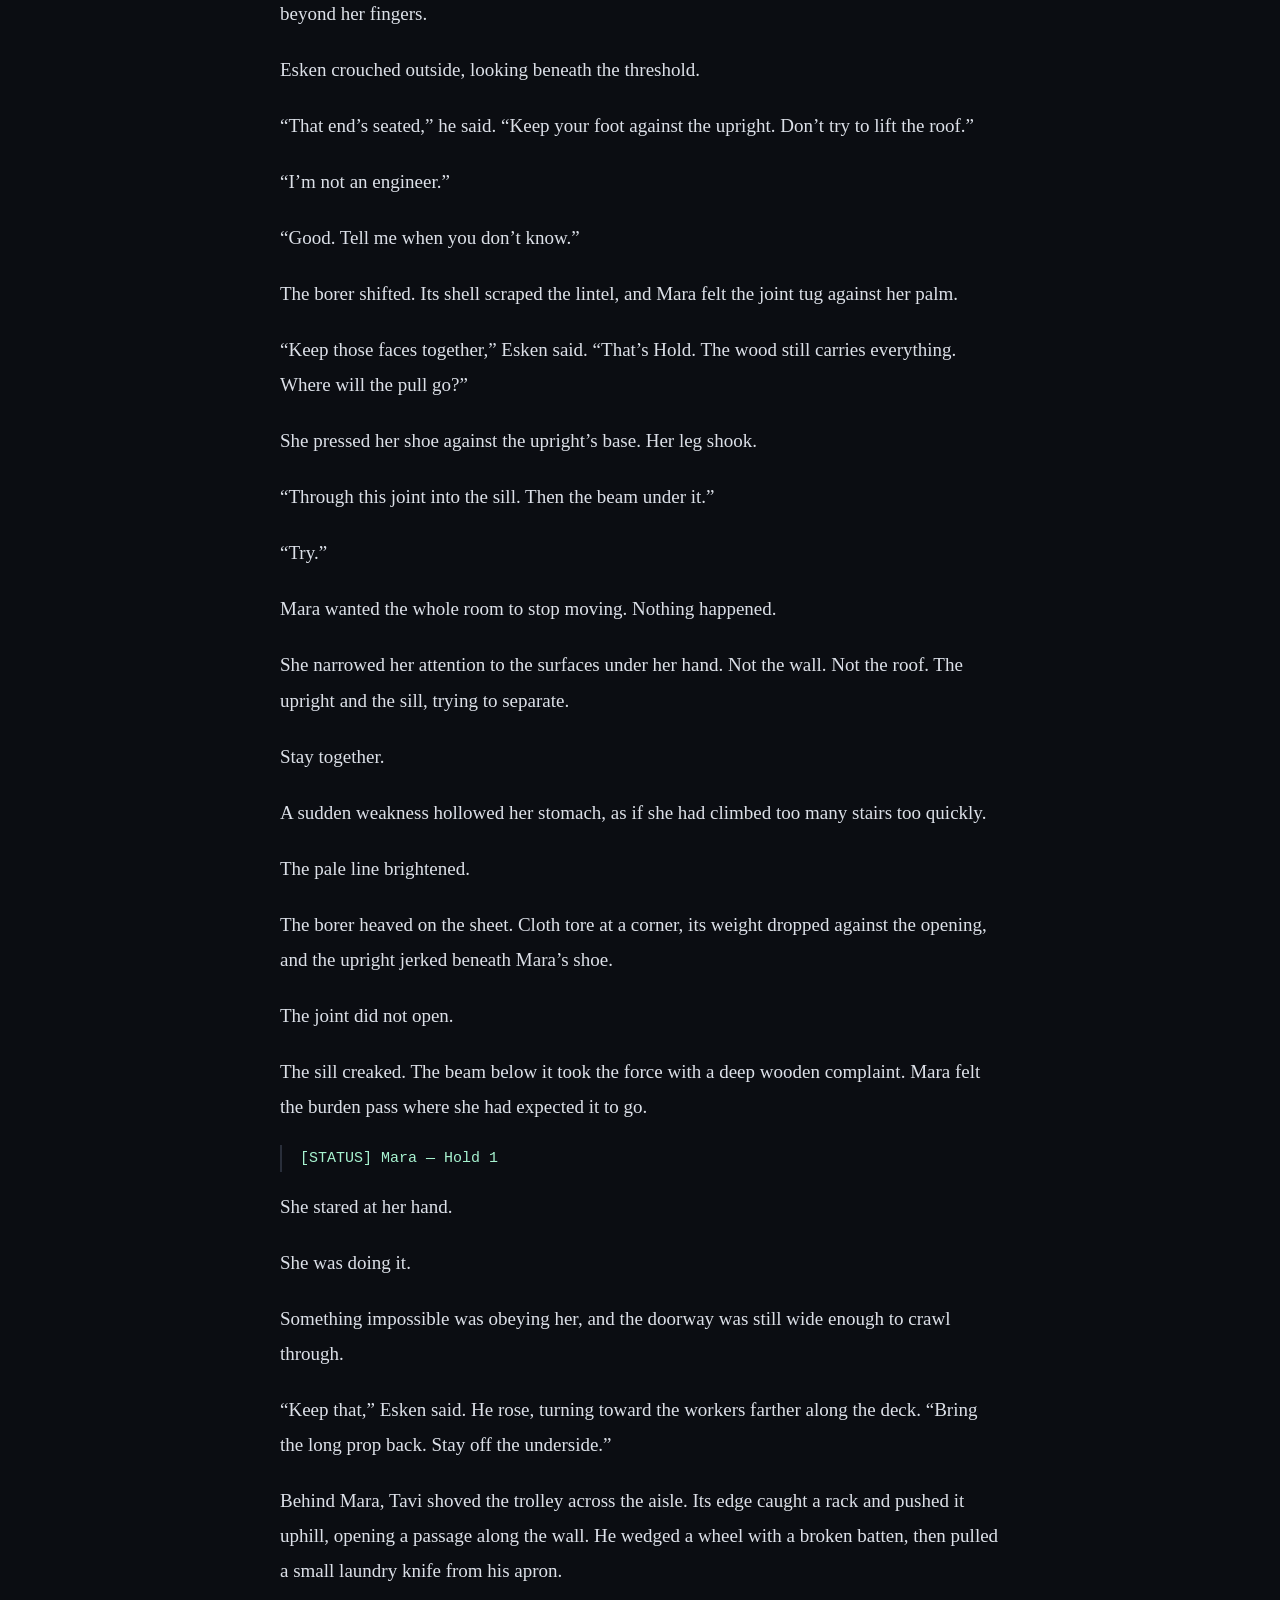
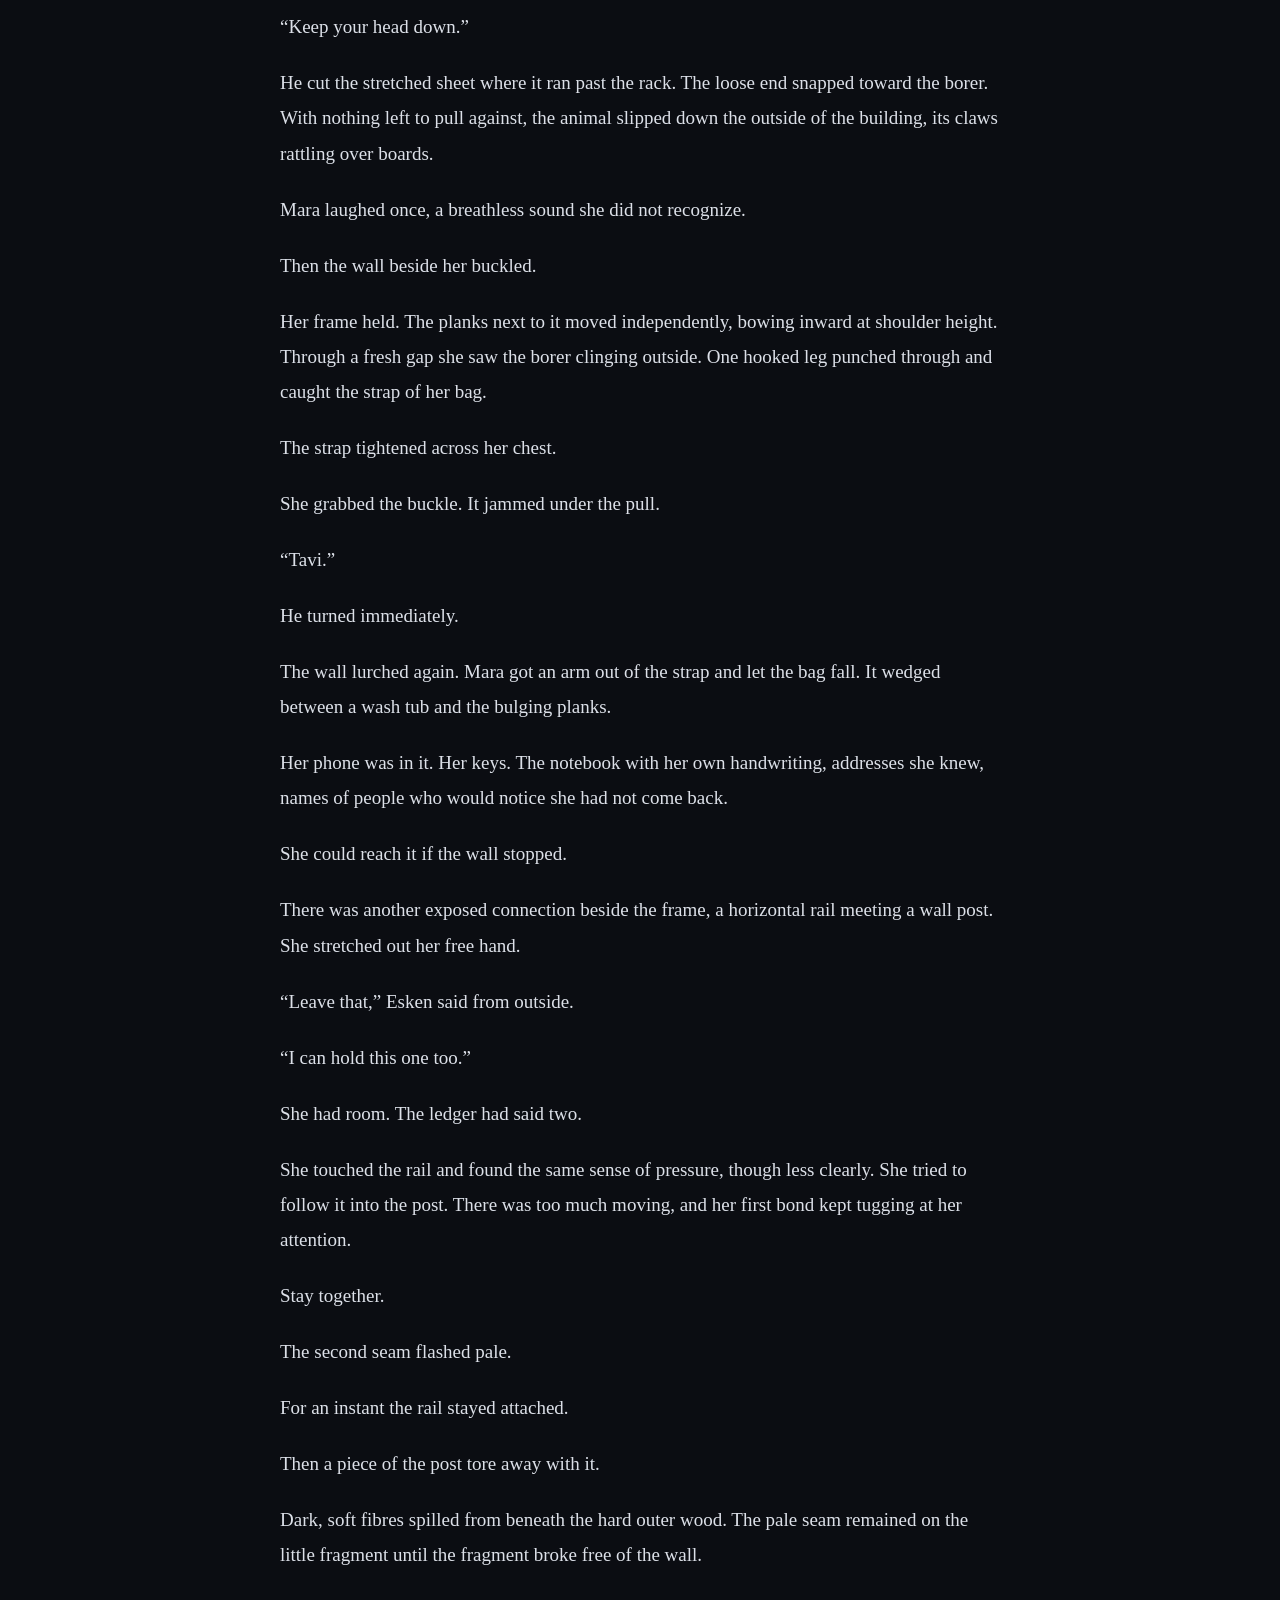
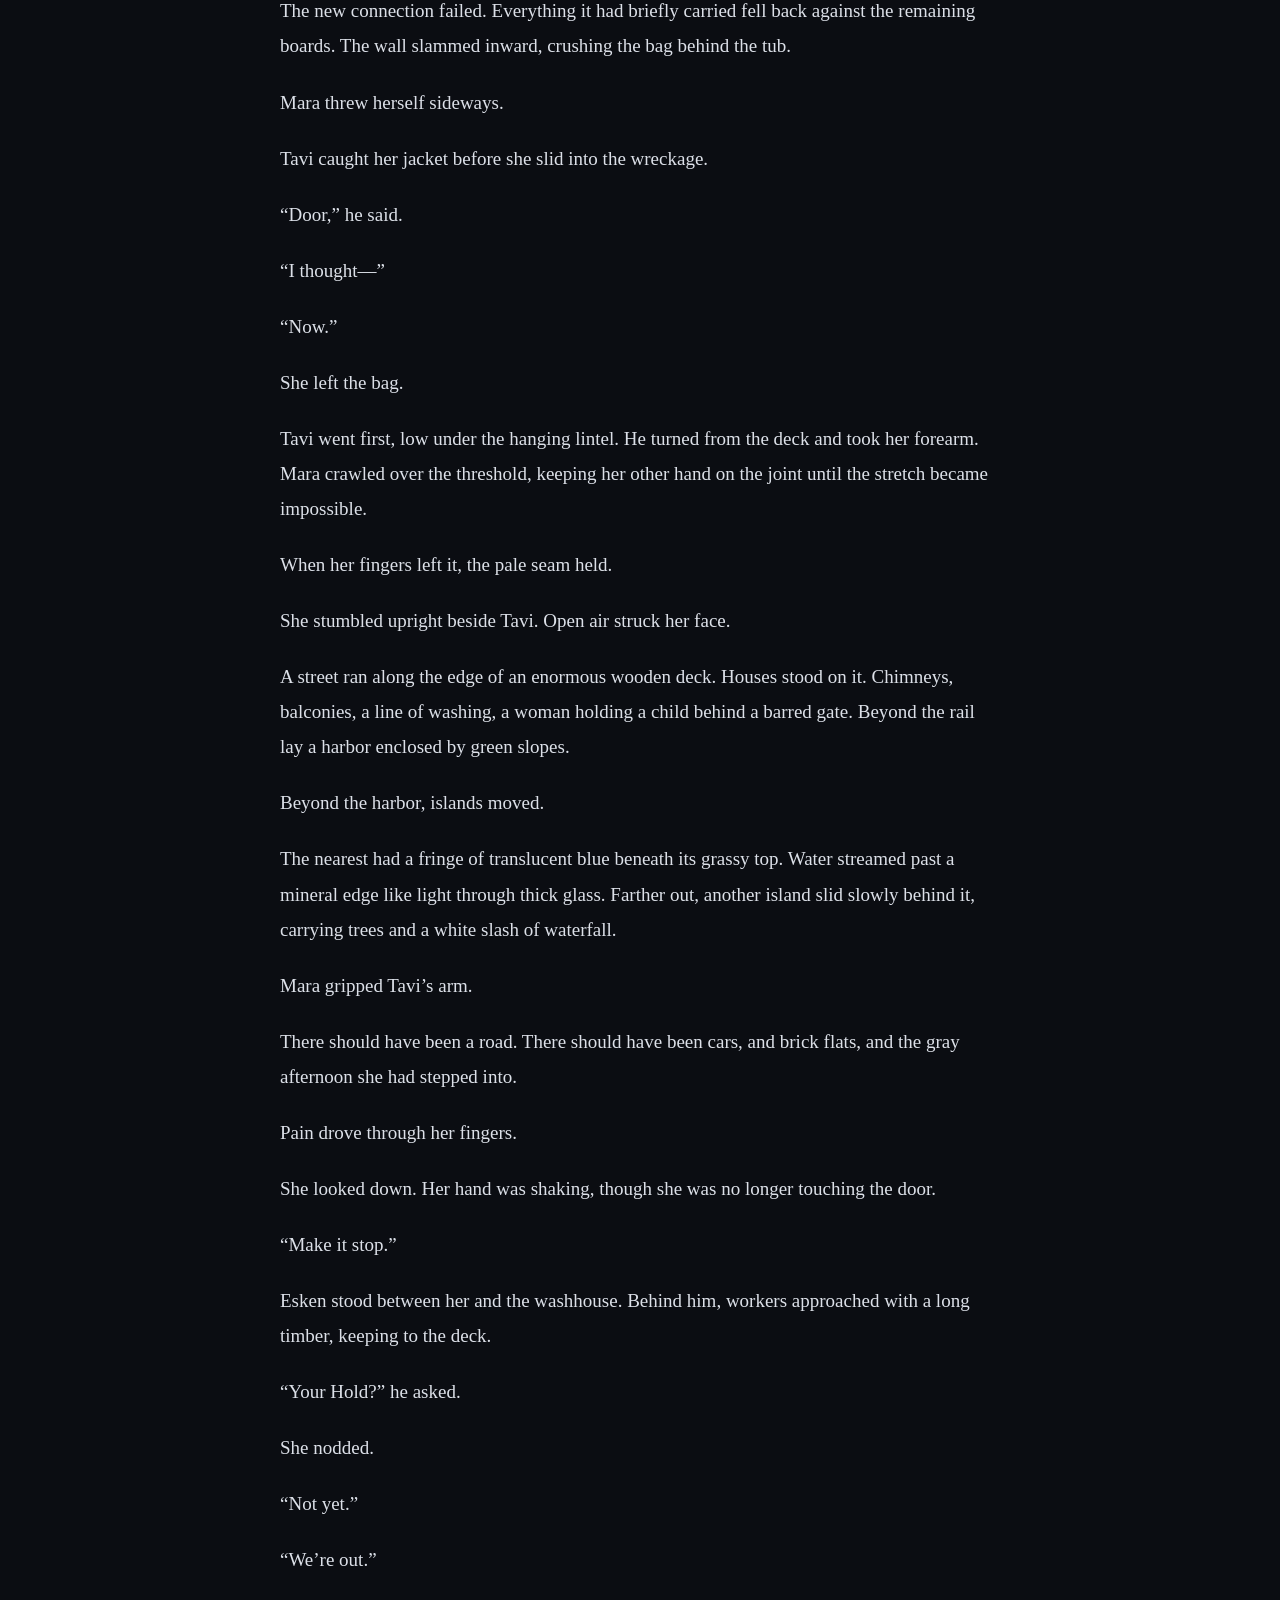
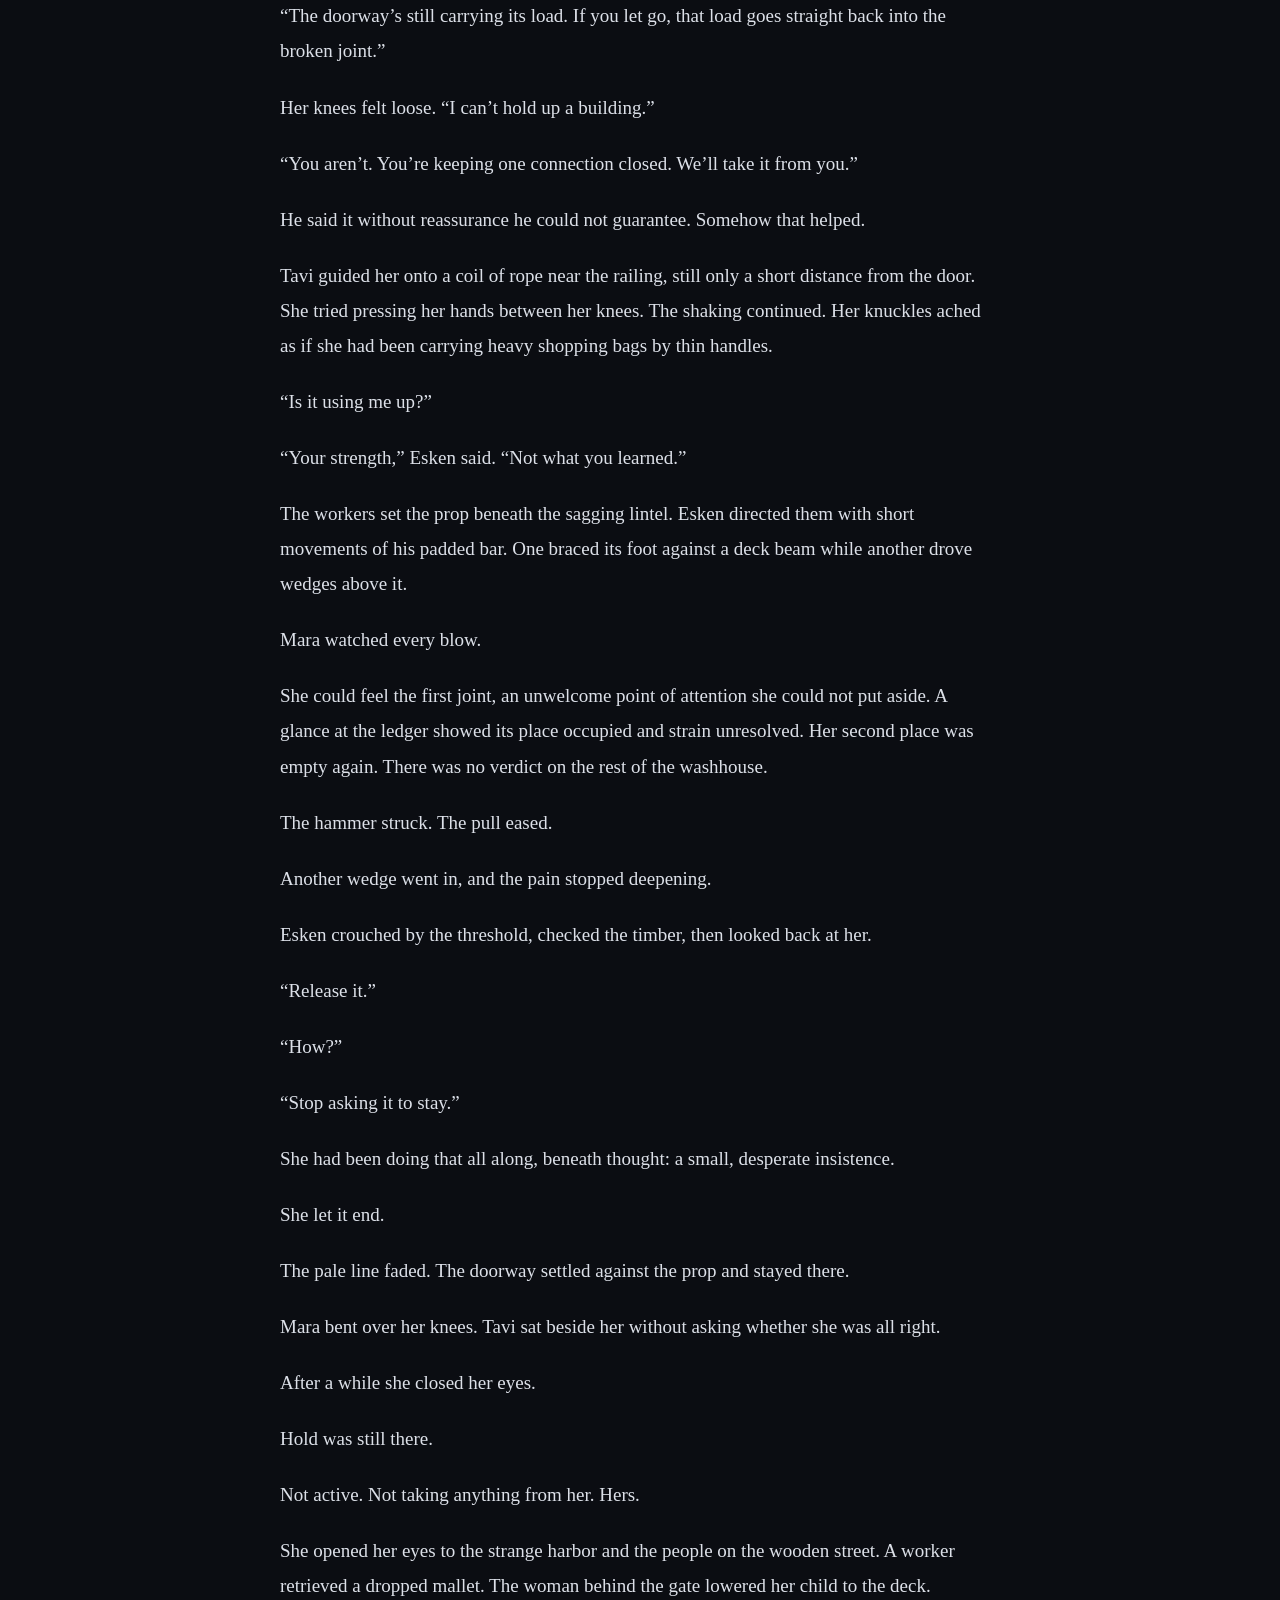
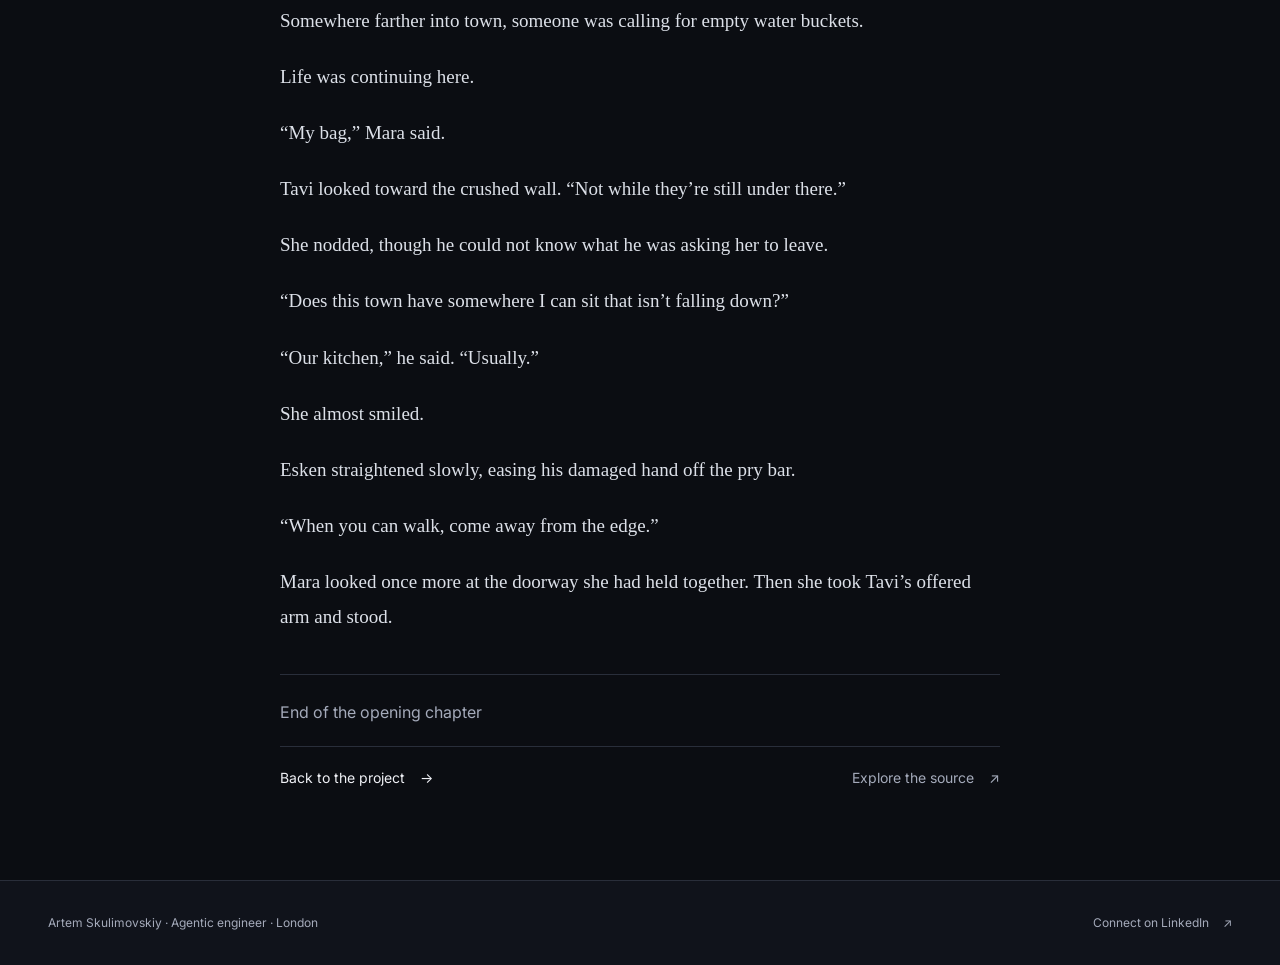
<file: litharness.html>
<!DOCTYPE html>
<html lang="en-GB">
<head>
<meta charset="utf-8"/>
<meta name="viewport" content="width=device-width, initial-scale=1"/>
<meta name="theme-color" content="#0b0d12"/>
<title>LitHarness — Current Workflow &amp; Archived Sample | Artem Skulimovskiy</title>
<meta name="description" content="Explore the current LitRPG chapter workflow, then read an archived opening chapter from the previous LitHarness implementation, recorded on 19 September 2026."/>
<link rel="canonical" href="https://skulitom.github.io/litharness.html"/>
<meta property="og:type" content="article"/>
<meta property="og:title" content="LitHarness — A brief, a bible, a serial"/>
<meta property="og:description" content="The current chapter workflow and an unedited sample from the previous implementation, recorded on 19 September 2026."/>
<meta property="og:url" content="https://skulitom.github.io/litharness.html"/>
<meta property="og:image" content="https://skulitom.github.io/assets/litharness.webp"/>
<meta property="og:image:alt" content="LitHarness artwork: a constellation dragon emerging from an open book."/>
<meta name="twitter:card" content="summary_large_image"/>
<link rel="icon" href="assets/favicon.svg" type="image/svg+xml"/>
<link rel="preload" as="font" href="assets/fonts/inter-latin-v2.woff2" type="font/woff2" crossorigin=""/>
<link rel="stylesheet" href="styles.css?v=11"/>
</head>
<body class="sample-page">
<a class="skip-link" href="#sample-main">Skip to content</a>
<header class="site-header"><div class="header-inner wrap">
<a class="brand" href="./" aria-label="Artem Skulimovskiy, portfolio"><img src="assets/favicon.svg" alt="" width="34" height="34"/><span>artem<span class="brand-slash"> / </span><span class="brand-handle">skulitom</span></span></a>
<a class="text-link" href="./#litharness"><span aria-hidden="true">←</span> Back to portfolio</a>
</div></header>
<main id="sample-main" class="case-study wrap" tabindex="-1">
<section class="case-intro" aria-labelledby="case-title">
<p class="eyebrow">LitHarness / Current workflow &amp; archived output</p>
<h1 id="case-title" class="case-title">A brief. A bible.<br/>A growing serial.</h1>
<p class="case-lead">LitHarness now writes LitRPG serials through a small Python workflow using Codex or Claude Code. The project was rebuilt from 27 September 2026; the writing sample below is preserved from the previous implementation.</p>
<a class="text-link" href="#chapter">Jump to the writing sample <span aria-hidden="true">↓</span></a>
</section>
<section class="walkthrough" aria-labelledby="walkthrough-title">
<h2 id="walkthrough-title">The current workflow</h2>
<ol class="walkthrough-steps">
<li><span class="step-number" aria-hidden="true">01</span><h3>Review the pitch</h3><p>Start with a brief. A coding agent writes a story bible, then the workflow pauses for you to read it before generating chapters.</p></li>
<li><span class="step-number" aria-hidden="true">02</span><h3>Plan and draft</h3><p>Each chapter gets a plan and a draft. Code checks the text and character stats; local retrieval brings relevant earlier passages into later plans.</p></li>
<li><span class="step-number" aria-hidden="true">03</span><h3>Inspect and resume</h3><p>Story state, chapters, checks, and call receipts stay in plain files. Inspect the report and resume interrupted work without repeating completed calls.</p></li>
</ol>
</section>
<section class="run-example" aria-labelledby="run-title">
<div><p class="eyebrow">Archived example / Previous implementation</p><h2 id="run-title">The Last Anchorage</h2><p>From a recorded generation run on <time datetime="2026-09-19">19 September 2026</time>.</p></div>
<dl class="run-stats"><div><dt>Chapters</dt><dd>24</dd></div><div><dt>Exported words</dt><dd>53,456</dd></div></dl>
<p class="run-context">This run used the previous implementation and needed recovery from an outline failure before it completed. Its size and results do not describe the rebuilt workflow above. The chapter remains an unedited historical sample; literary quality remains an open research question.</p>
<div class="project-links"><a href="https://github.com/skulitom/LitHarness/blob/526ab8266f33d16bff475625b0d19a698a53731e/research/quality-measurement/full-book-trial-20260919/RESULTS.md">Read the run record <span aria-hidden="true">↗</span></a><a href="https://github.com/skulitom/LitHarness/blob/main/LEARNINGS.md">Current design notes <span aria-hidden="true">↗</span></a></div>
</section>
<article class="reading-sample" id="chapter" aria-labelledby="chapter-title">
<header class="chapter-heading"><p class="eyebrow">Writing sample / AI-generated</p><h2 id="chapter-title">The Last Anchorage</h2><p>Opening chapter · 2,352 words · About 10 minutes</p><p class="sample-origin">Reproduced without editorial changes from the 19 September run of the previous implementation. Formatting has been adapted for this page.</p><a class="text-link" href="assets/litharness/the-last-anchorage-chapter-1.txt" download>Download chapter as text <span aria-hidden="true">↓</span></a></header>
<div class="chapter-prose">
<p>Mara woke with her cheek against wet floorboards and her work bag sliding away from her.</p>
<p>She caught its strap. Above her, sheets hung at an angle that made no sense until she realized the room was tilting.</p>
<p>“Don’t stand up,” someone called. “It’s going again.”</p>
<p>The floor moved beneath her hip.</p>
<p>At the low end of the room, daylight showed around a crooked doorway. Beyond it was a wooden street, a railing, and a strip of blue too bright to be the car park she remembered crossing. A hammer struck beneath the floor. Another blow followed, then a man shouted, “Back. Off the staging!”</p>
<p>Something scraped underneath Mara, slow and heavy.</p>
<p>She got onto her knees.</p>
<p>Wash tubs lined the uphill wall. Laundry racks crowded the space between her and the door, their wheels chocked with scraps of wood. Beyond the nearest rack, a young man in a damp apron had both shoulders pressed against a leaning trolley. Its load of wet linen bulged above his head.</p>
<p>“Are you hurt?” he asked.</p>
<p>“I don’t think so.”</p>
<p>“Then stay low.”</p>
<p>He spoke perfectly ordinary words. She clung to that while the room shifted again.</p>
<p>Through the doorway she saw workers scrambling up a ladder from below the street. One carried a timber prop; another had dropped a mallet and was dragging a coil of rope. They hurried away to her right.</p>
<p>The young man behind the trolley grunted. A wheel skidded.</p>
<p>Mara put her bag strap across her body and crawled toward him instead.</p>
<p>“Door’s the other way,” he said.</p>
<p>“I can see that. Where are you caught?”</p>
<p>“Not caught. Holding this off the rack. If the rack goes over, we get to live here.”</p>
<p>She reached the trolley’s downhill corner. His bare feet were planted against a wash-tub pedestal; without that support, she thought the whole load would have pushed him across the floor.</p>
<p>“Tell me what you need.”</p>
<p>“Lift that wheel over the batten. Don’t pull toward you.”</p>
<p>Together they got the wheel across the strip of wood nailed to the floor. He let the trolley roll sideways until its lower corner struck the pedestal. It settled there with a thump.</p>
<p>For a moment they simply breathed.</p>
<p>“I’m Tavi.”</p>
<p>“Mara. Where are we?”</p>
<p>“The public washhouse.”</p>
<p>“What town?”</p>
<p>He looked at her properly then, taking in her jacket, her shoes, the plastic clasp on her bag.</p>
<p>“Latch.”</p>
<p>She knew no Latch.</p>
<p>A dry crack came from the entrance. Its left upright peeled away from the wall, opening a narrow triangle of light. The beam across the top sagged.</p>
<p>Tavi looked past her.</p>
<p>“We need that door.”</p>
<p>“I’ll hold it while you clear the way.”</p>
<p>It came out in the reassuring voice she used with tenants waiting beneath leaking ceilings. She had offered to sort things out so often that the offer sometimes arrived before she knew what the problem was.</p>
<p>Here there was no contractor to call.</p>
<p>She crawled down the sloping aisle and reached for the exposed joint where the upright met the low threshold.</p>
<p>The instant her palm touched the wood, a pale line shone beneath it.</p>
<p>Mara snatched her hand away.</p>
<p>The line vanished.</p>
<p>“What?” Tavi asked.</p>
<p>“There’s something in the wood.”</p>
<p>He was dragging loose sheets from the trolley’s wheels. “Teeth?”</p>
<p>“Light.”</p>
<p>His hands stopped.</p>
<p>Mara touched the joint again.</p>
<p>She felt the pieces separately: the upright pressing down, the threshold resisting, the joint trying to open as the wall leaned outward. The sensation had no place in her hand. It was more like suddenly knowing which tooth hurt.</p>
<p>When she blinked, words remained against her closed eyelids.</p>
<p>Joinery.</p>
<p>Unclaimed connection.</p>
<p>Accept entry?</p>
<p>She opened her eyes. The joint was still coming apart.</p>
<p>“It’s asking me something.”</p>
<p>“Joinery?”</p>
<p>“Yes.”</p>
<p>“Then you can take it.”</p>
<p>“What does that mean?”</p>
<p>“You can learn to hold things.”</p>
<p>“Can I stop afterward?”</p>
<p>“I don’t know. I was born here. It never asked me.”</p>
<p>A scrape travelled up the outside wall. Something hard tapped the boards beside Mara’s head.</p>
<p>She pressed her palm flat.</p>
<p>Yes.</p>
<p class="story-status">[STATUS] Mara — Rank 1</p>
<p>For a heartbeat she could not see the washhouse. There was a small, clear ledger against the darkness of her closed eyes. Seam was written beside her new rank. Capacity was 2, both places empty. Beneath a heading for proven techniques there was nothing.</p>
<p>No instructions filled her head. She was still kneeling in a collapsing laundry, with no idea how much timber a doorway could carry.</p>
<p>“What did it give you?” Tavi asked.</p>
<p>“Seam. Two capacity. No techniques.”</p>
<p>“Two connections you can keep working. If you learn one.”</p>
<p>“If?”</p>
<p>The scraping stopped.</p>
<p>A hooked leg reached around the doorpost.</p>
<p>Mara recoiled so hard that her bag struck the floor behind her. The leg bent at sharp joints and ended in a dark claw. Another followed, then a broad, ridged body hauled itself into view beneath the lintel.</p>
<p>It was the size of a laundry basket. Its shell looked like wet roof slate.</p>
<p>“Borer,” Tavi said. “Move away from the sheets.”</p>
<p>Mara had never fought anything larger than a wasp. She searched uselessly for something with a long handle.</p>
<p>The animal caught a hanging sheet with its forelegs. Cloth tightened across the entrance. As it dragged itself higher, the lintel dipped and the opening above Mara’s hand widened.</p>
<p>“Don’t hit it,” Tavi said. “It’ll pull.”</p>
<p>“Wasn’t planning to get that close.”</p>
<p>A voice came from outside, low and firm.</p>
<p>“You at the door. Is that your seam?”</p>
<p>An older man stood on the deck beyond the threshold, clear of the hanging cloth. He carried a short pry bar with a padded grip. His fingers lay stiffly around it.</p>
<p>“I’ve only just—”</p>
<p>“Then listen. I’m Esken, the joiner. What are you touching?”</p>
<p>“The bottom of the doorframe.”</p>
<p>“Which parts?”</p>
<p>She made herself look. “The upright. The piece across the floor.”</p>
<p>“The sill. Where does the upright’s weight go?”</p>
<p>“Into the sill.”</p>
<p>“And beneath it?”</p>
<p>From here she could see the sill resting on a thicker beam where a floorboard had lifted. The beam continued out beneath the doorway to the deck.</p>
<p>“A beam.”</p>
<p>“Can you reach it?”</p>
<p>She slid her fingers along the exposed edge. The strange awareness followed her touch, confined to what she explored. Firm wood. Pressure. No answer about the hidden lengths beyond her fingers.</p>
<p>Esken crouched outside, looking beneath the threshold.</p>
<p>“That end’s seated,” he said. “Keep your foot against the upright. Don’t try to lift the roof.”</p>
<p>“I’m not an engineer.”</p>
<p>“Good. Tell me when you don’t know.”</p>
<p>The borer shifted. Its shell scraped the lintel, and Mara felt the joint tug against her palm.</p>
<p>“Keep those faces together,” Esken said. “That’s Hold. The wood still carries everything. Where will the pull go?”</p>
<p>She pressed her shoe against the upright’s base. Her leg shook.</p>
<p>“Through this joint into the sill. Then the beam under it.”</p>
<p>“Try.”</p>
<p>Mara wanted the whole room to stop moving. Nothing happened.</p>
<p>She narrowed her attention to the surfaces under her hand. Not the wall. Not the roof. The upright and the sill, trying to separate.</p>
<p>Stay together.</p>
<p>A sudden weakness hollowed her stomach, as if she had climbed too many stairs too quickly.</p>
<p>The pale line brightened.</p>
<p>The borer heaved on the sheet. Cloth tore at a corner, its weight dropped against the opening, and the upright jerked beneath Mara’s shoe.</p>
<p>The joint did not open.</p>
<p>The sill creaked. The beam below it took the force with a deep wooden complaint. Mara felt the burden pass where she had expected it to go.</p>
<p class="story-status">[STATUS] Mara — Hold 1</p>
<p>She stared at her hand.</p>
<p>She was doing it.</p>
<p>Something impossible was obeying her, and the doorway was still wide enough to crawl through.</p>
<p>“Keep that,” Esken said. He rose, turning toward the workers farther along the deck. “Bring the long prop back. Stay off the underside.”</p>
<p>Behind Mara, Tavi shoved the trolley across the aisle. Its edge caught a rack and pushed it uphill, opening a passage along the wall. He wedged a wheel with a broken batten, then pulled a small laundry knife from his apron.</p>
<p>“Keep your head down.”</p>
<p>He cut the stretched sheet where it ran past the rack. The loose end snapped toward the borer. With nothing left to pull against, the animal slipped down the outside of the building, its claws rattling over boards.</p>
<p>Mara laughed once, a breathless sound she did not recognize.</p>
<p>Then the wall beside her buckled.</p>
<p>Her frame held. The planks next to it moved independently, bowing inward at shoulder height. Through a fresh gap she saw the borer clinging outside. One hooked leg punched through and caught the strap of her bag.</p>
<p>The strap tightened across her chest.</p>
<p>She grabbed the buckle. It jammed under the pull.</p>
<p>“Tavi.”</p>
<p>He turned immediately.</p>
<p>The wall lurched again. Mara got an arm out of the strap and let the bag fall. It wedged between a wash tub and the bulging planks.</p>
<p>Her phone was in it. Her keys. The notebook with her own handwriting, addresses she knew, names of people who would notice she had not come back.</p>
<p>She could reach it if the wall stopped.</p>
<p>There was another exposed connection beside the frame, a horizontal rail meeting a wall post. She stretched out her free hand.</p>
<p>“Leave that,” Esken said from outside.</p>
<p>“I can hold this one too.”</p>
<p>She had room. The ledger had said two.</p>
<p>She touched the rail and found the same sense of pressure, though less clearly. She tried to follow it into the post. There was too much moving, and her first bond kept tugging at her attention.</p>
<p>Stay together.</p>
<p>The second seam flashed pale.</p>
<p>For an instant the rail stayed attached.</p>
<p>Then a piece of the post tore away with it.</p>
<p>Dark, soft fibres spilled from beneath the hard outer wood. The pale seam remained on the little fragment until the fragment broke free of the wall.</p>
<p>The new connection failed. Everything it had briefly carried fell back against the remaining boards. The wall slammed inward, crushing the bag behind the tub.</p>
<p>Mara threw herself sideways.</p>
<p>Tavi caught her jacket before she slid into the wreckage.</p>
<p>“Door,” he said.</p>
<p>“I thought—”</p>
<p>“Now.”</p>
<p>She left the bag.</p>
<p>Tavi went first, low under the hanging lintel. He turned from the deck and took her forearm. Mara crawled over the threshold, keeping her other hand on the joint until the stretch became impossible.</p>
<p>When her fingers left it, the pale seam held.</p>
<p>She stumbled upright beside Tavi. Open air struck her face.</p>
<p>A street ran along the edge of an enormous wooden deck. Houses stood on it. Chimneys, balconies, a line of washing, a woman holding a child behind a barred gate. Beyond the rail lay a harbor enclosed by green slopes.</p>
<p>Beyond the harbor, islands moved.</p>
<p>The nearest had a fringe of translucent blue beneath its grassy top. Water streamed past a mineral edge like light through thick glass. Farther out, another island slid slowly behind it, carrying trees and a white slash of waterfall.</p>
<p>Mara gripped Tavi’s arm.</p>
<p>There should have been a road. There should have been cars, and brick flats, and the gray afternoon she had stepped into.</p>
<p>Pain drove through her fingers.</p>
<p>She looked down. Her hand was shaking, though she was no longer touching the door.</p>
<p>“Make it stop.”</p>
<p>Esken stood between her and the washhouse. Behind him, workers approached with a long timber, keeping to the deck.</p>
<p>“Your Hold?” he asked.</p>
<p>She nodded.</p>
<p>“Not yet.”</p>
<p>“We’re out.”</p>
<p>“The doorway’s still carrying its load. If you let go, that load goes straight back into the broken joint.”</p>
<p>Her knees felt loose. “I can’t hold up a building.”</p>
<p>“You aren’t. You’re keeping one connection closed. We’ll take it from you.”</p>
<p>He said it without reassurance he could not guarantee. Somehow that helped.</p>
<p>Tavi guided her onto a coil of rope near the railing, still only a short distance from the door. She tried pressing her hands between her knees. The shaking continued. Her knuckles ached as if she had been carrying heavy shopping bags by thin handles.</p>
<p>“Is it using me up?”</p>
<p>“Your strength,” Esken said. “Not what you learned.”</p>
<p>The workers set the prop beneath the sagging lintel. Esken directed them with short movements of his padded bar. One braced its foot against a deck beam while another drove wedges above it.</p>
<p>Mara watched every blow.</p>
<p>She could feel the first joint, an unwelcome point of attention she could not put aside. A glance at the ledger showed its place occupied and strain unresolved. Her second place was empty again. There was no verdict on the rest of the washhouse.</p>
<p>The hammer struck. The pull eased.</p>
<p>Another wedge went in, and the pain stopped deepening.</p>
<p>Esken crouched by the threshold, checked the timber, then looked back at her.</p>
<p>“Release it.”</p>
<p>“How?”</p>
<p>“Stop asking it to stay.”</p>
<p>She had been doing that all along, beneath thought: a small, desperate insistence.</p>
<p>She let it end.</p>
<p>The pale line faded. The doorway settled against the prop and stayed there.</p>
<p>Mara bent over her knees. Tavi sat beside her without asking whether she was all right.</p>
<p>After a while she closed her eyes.</p>
<p>Hold was still there.</p>
<p>Not active. Not taking anything from her. Hers.</p>
<p>She opened her eyes to the strange harbor and the people on the wooden street. A worker retrieved a dropped mallet. The woman behind the gate lowered her child to the deck. Somewhere farther into town, someone was calling for empty water buckets.</p>
<p>Life was continuing here.</p>
<p>“My bag,” Mara said.</p>
<p>Tavi looked toward the crushed wall. “Not while they’re still under there.”</p>
<p>She nodded, though he could not know what he was asking her to leave.</p>
<p>“Does this town have somewhere I can sit that isn’t falling down?”</p>
<p>“Our kitchen,” he said. “Usually.”</p>
<p>She almost smiled.</p>
<p>Esken straightened slowly, easing his damaged hand off the pry bar.</p>
<p>“When you can walk, come away from the edge.”</p>
<p>Mara looked once more at the doorway she had held together. Then she took Tavi’s offered arm and stood.</p>
</div>
<footer class="chapter-end"><p>End of the opening chapter</p><div class="project-links"><a href="./#litharness">Back to the project <span aria-hidden="true">→</span></a><a href="https://github.com/skulitom/LitHarness">Explore the source <span aria-hidden="true">↗</span></a></div></footer>
</article>
</main>
<footer class="site-footer"><div class="wrap"><div class="footer-bottom"><span>Artem Skulimovskiy · Agentic engineer · London</span><a href="https://www.linkedin.com/in/artem-skulimovskiy-7bb028118/">Connect on LinkedIn <span aria-hidden="true">↗</span></a></div></div></footer>
</body>
</html>
</file>
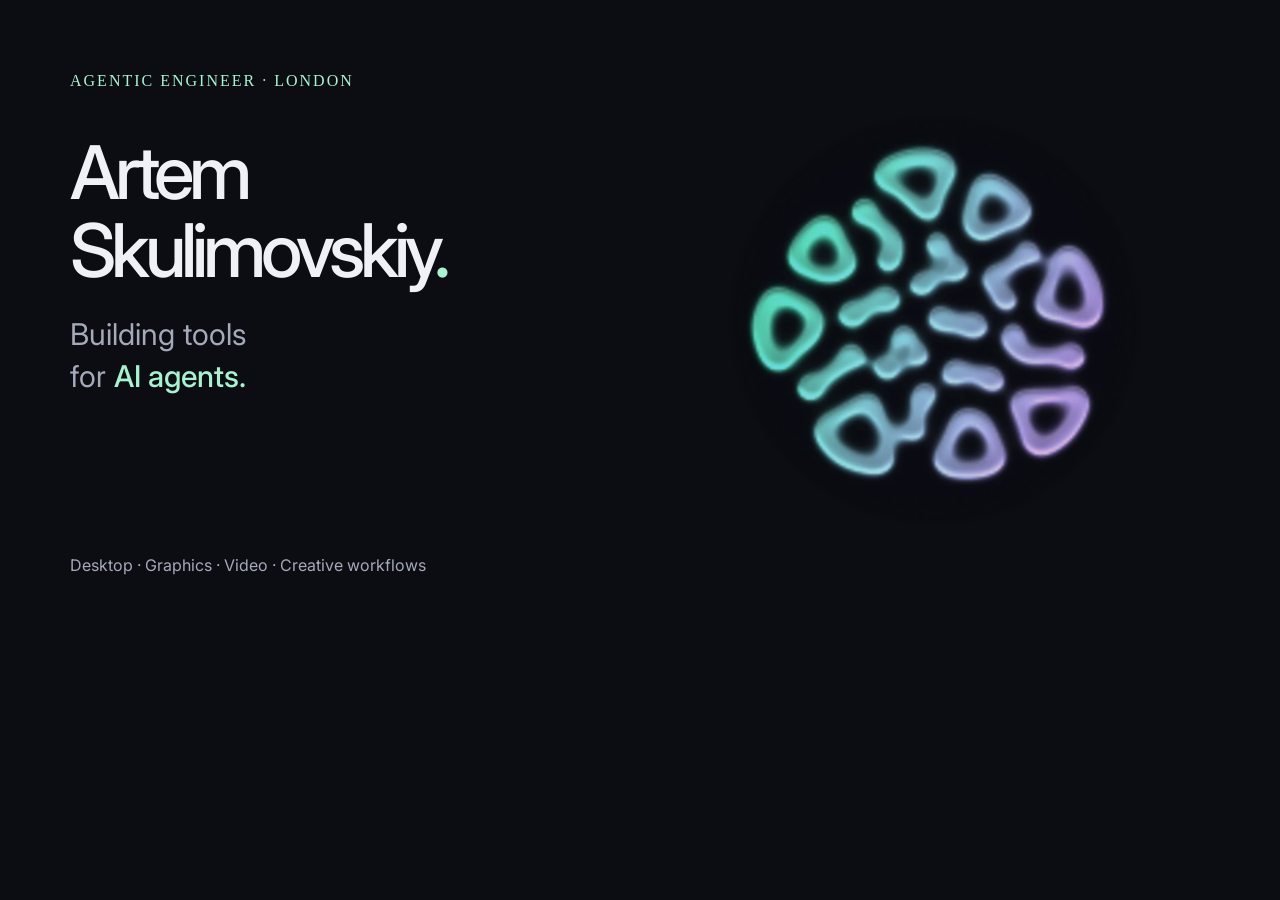
<file: scripts/social-card.html>
<!doctype html><meta charset="utf-8"><style>@font-face{font-family:Inter;src:url(../assets/fonts/inter-latin-v2.woff2)}*{box-sizing:border-box}body{margin:0;width:1200px;height:630px;background:#0b0d12;color:#f0f1f6;font-family:Inter,sans-serif;padding:70px;position:relative;overflow:hidden}small{font:16px Consolas;color:#a7f3d0;letter-spacing:2px}h1{font-size:74px;line-height:1.05;letter-spacing:-5px;font-weight:500;margin:44px 0 24px}p{font-size:30px;line-height:1.4;color:#a4aaba;margin:0}strong{color:#a7f3d0;font-weight:500}img{position:absolute;right:45px;top:100px;width:440px;opacity:.85}footer{position:absolute;bottom:55px;font-size:16px;color:#a4aaba}</style><small>AGENTIC ENGINEER · LONDON</small><h1>Artem<br>Skulimovskiy<span style="color:#a7f3d0">.</span></h1><p>Building tools<br>for <strong>AI agents.</strong></p><img src="../assets/artificial-life.webp" alt=""><footer>Desktop · Graphics · Video · Creative workflows</footer>
</file>
<file: styles.css>
@font-face {
  font-family: Inter;
  src: url('assets/fonts/inter-latin-v2.woff2') format('woff2');
  font-style: normal;
  font-weight: 100 900;
  font-display: swap;
}

:root {
  color-scheme: dark;
  --bg: #0b0d12;
  --surface: #11151d;
  --line: #292e3a;
  --text: #f0f1f6;
  --muted: #a4aaba;
  --mint: #a7f3d0;
  --violet: #b5abff;
  --mono: Consolas, 'SFMono-Regular', monospace;
  --ease: cubic-bezier(.22, 1, .36, 1);
  --read-progress: 0;
  /* Device pixels per CSS pixel. An inline script in index.html sets the exact value (zoom included); these are the
     no-JS fallbacks. Pixel art sizes step by whole device pixels with it. */
  --dpr: 1;
}
@media (min-resolution: 1.25dppx) { :root { --dpr: 1.25; } }
@media (min-resolution: 1.5dppx) { :root { --dpr: 1.5; } }
@media (min-resolution: 2dppx) { :root { --dpr: 2; } }
@media (min-resolution: 2.5dppx) { :root { --dpr: 2.5; } }
@media (min-resolution: 3dppx) { :root { --dpr: 3; } }

*, *::before, *::after { box-sizing: border-box; }
html { scroll-behavior: smooth; scroll-padding-top: 100px; }
body {
  margin: 0;
  background: var(--bg);
  color: var(--text);
  font: 400 1rem/1.7 Inter, system-ui, sans-serif;
  -webkit-font-smoothing: antialiased;
}
::selection { color: var(--bg); background: var(--mint); }
a { color: inherit; text-decoration: none; -webkit-tap-highlight-color: transparent; }
button { font: inherit; color: inherit; cursor: pointer; }
button, a { touch-action: manipulation; }
button[hidden] { display: none; }
a:focus-visible, button:focus-visible, summary:focus-visible { outline: 2px solid var(--mint); outline-offset: 5px; border-radius: 4px; }
img { display: block; max-width: 100%; height: auto; }
h1, h2, h3, h4, p, figure { margin: 0; }
h1, h2, h3, h4 { font-weight: 500; line-height: 1.12; }
h2 { font-size: clamp(2.6rem, 5.2vw, 4.6rem); letter-spacing: -.065em; }
em { font-family: Georgia, 'Times New Roman', serif; font-weight: 400; color: var(--violet); letter-spacing: -.055em; }
.wrap { width: min(100% - 96px, 1240px); margin-inline: auto; }
.eyebrow { color: var(--muted); font: .75rem/1.6 var(--mono); text-transform: uppercase; letter-spacing: .1em; }
.skip-link { position: fixed; z-index: 100; top: 12px; left: 12px; background: var(--mint); color: var(--bg); padding: 12px 20px; transform: translateY(-160%); }
.skip-link:focus { transform: translateY(0); }
.reading-progress { position: fixed; inset: 0 0 auto; z-index: 50; height: 2px; background: linear-gradient(90deg, var(--mint), var(--violet)); transform: scaleX(var(--read-progress)); transform-origin: left; }

/* One quiet, persistent point of orientation. */
.site-header { position: sticky; top: 0; z-index: 40; background: rgb(11 13 18 / 92%); backdrop-filter: blur(18px); border-bottom: 1px solid transparent; transition: border-color .25s; }
.site-header.is-scrolled { border-color: var(--line); }
.header-inner { display: flex; align-items: center; justify-content: space-between; min-height: 88px; gap: 28px; }
.brand { display: inline-flex; align-items: center; gap: 10px; min-height: 44px; font-weight: 600; font-size: .95rem; letter-spacing: -.025em; }
.brand-slash { color: #525a6a; padding-inline: 3px; }
.brand-handle { color: var(--muted); font-weight: 400; }
.site-header nav { display: flex; gap: 8px; padding: 3px; border: 1px solid var(--line); border-radius: 999px; background: #10131a; }
.site-header nav a { display: grid; place-items: center; padding: 6px 20px; min-height: 40px; border-radius: 999px; color: var(--muted); font-size: .875rem; transition: background .25s, color .25s; }
.site-header nav a:hover { color: var(--text); background: #202530; }
.site-header nav a[aria-current='location'] { background: #282d3b; color: white; }
.header-github { font-size: .875rem; display: flex; align-items: center; gap: 18px; min-height: 44px; }
.header-github:hover { color: var(--mint); }

/* Introduction: typography and a procedural study, each given room to breathe. */
.hero { display: grid; grid-template-columns: minmax(0, 1.27fr) minmax(0, 1fr); align-items: center; column-gap: 24px; padding-block: 58px 64px; border-bottom: 1px solid var(--line); }
.hero-copy { position: relative; z-index: 2; }
.hero-eyebrow { display: flex; align-items: center; gap: 13px; margin-bottom: 28px; }
.short-rule { height: 1px; width: 25px; flex-shrink: 0; background: var(--mint); }
.location { color: #bcc2d0; padding-left: 15px; border-left: 1px solid #3c4350; letter-spacing: .025em; text-transform: none; }
h1 { font-size: clamp(3.5rem, 7.2vw, 6.3rem); letter-spacing: -.075em; line-height: 1.05; font-weight: 530; }
h1 > span { display: block; }
h1 > span:last-child { font-size: .87em; }
.name-period { color: var(--mint); }
.hero-specialisms { margin-top: 29px; font-size: clamp(1.15rem, 1.65vw, 1.45rem); line-height: 1.5; letter-spacing: -.025em; color: #d5d8e3; }
.hero-specialisms > span { color: var(--mint); }
.hero-description { max-width: 490px; margin-top: 21px; color: var(--muted); font-size: 1rem; line-height: 1.8; }
.hero-actions { display: flex; align-items: center; gap: 27px; flex-wrap: wrap; margin-top: 31px; }
.button { display: inline-flex; justify-content: space-between; align-items: center; gap: 30px; min-height: 54px; padding: 0 9px 0 22px; border-radius: 999px; font-size: .875rem; font-weight: 600; transition: background .25s, transform .35s var(--ease); }
.button-primary { background: var(--mint); color: #10231c; }
.button-arrow { display: grid; place-items: center; width: 36px; height: 36px; border-radius: 50%; border: 1px solid #52806a66; font-size: 19px; transition: transform .35s var(--ease); }
.button:hover { background: #c7ffe3; transform: translateY(-2px); }
.button:hover .button-arrow { transform: rotate(-45deg); }
.text-link { display: inline-flex; align-items: center; gap: 16px; min-height: 44px; font-size: .875rem; }
.text-link > span { transition: transform .3s var(--ease); }
.text-link:hover { color: var(--mint); }
.text-link:hover > span { transform: translate(3px, -3px); }
.study-controls { display: flex; justify-content: center; flex-wrap: wrap; align-items: center; gap: 0 20px; }
.stir-flask, .add-heat, .motion-toggle { display: inline-flex; align-items: center; gap: 8px; min-height: 44px; padding: 0 4px; border: 0; background: transparent; font-size: .875rem; color: var(--muted); }
.stir-flask:hover, .add-heat:hover, .motion-toggle:hover { color: var(--mint); }

/* The live Pixelbolt hero: the phone composition (156 x 180 art pixels) at 3x, or 2x on narrower layouts, drawn
   nearest-neighbour. The still is the same frame the animation starts on. Its width is the largest whole number of
   device pixels per art pixel that fits the column and the cap (exactly 3x and 2x at 100% scaling). */
.hero { container-type: inline-size; --hero-column: calc((100cqi - 24px) / 2.27); --hero-cap: 500px; }
.pixel-hero { --hero-width: 468px; position: relative; display: flex; flex-direction: column; align-items: center; justify-self: end; min-width: 0; margin: 0; }
.hero-stage { --art-width: 156px; position: relative; width: var(--hero-width); max-width: 100%; aspect-ratio: 156 / 130; overflow: hidden; border-radius: 5.128% / 6.154%; background: #171426; box-shadow: 0 0 0 1px #2c2a40; }
/* The wide crop (234 x 162: the window to the monitor) wherever its column has room for 2x; keep this query in step
   with the <picture> source in index.html and WIDE in assets/pixel/art.js. */
@media (min-width: 1200px), (min-width: 540px) and (max-width: 820px) {
  .hero-stage { --art-width: 234px; --hero-width: 468px; --hero-cap: 500px; aspect-ratio: 234 / 162; border-radius: 3.419% / 4.938%; }
}
@supports (width: round(down, 100px, 7px)) {
  .hero-stage { width: max(calc(var(--art-width) / var(--dpr)), round(down, min(var(--hero-column), var(--hero-cap)), calc(var(--art-width) / var(--dpr)))); }
}
.hero-stage picture, .hero-stage img, .hero-stage > canvas { position: absolute; inset: 0; width: 100%; height: 100%; image-rendering: pixelated; }
.hero-stage > canvas { opacity: 0; }
.hero-stage.is-ready > canvas { opacity: 1; }
.hero-stage.is-ready picture { opacity: 0; }
.hero-stage.is-target { cursor: pointer; }
.hero-stage.is-live.is-target { cursor: grab; }
.hero-stage.is-live.is-dragging { cursor: grabbing; }
.hero-caption { width: 0; min-width: 100%; min-height: 3.2em; margin-top: 2px; color: var(--muted); font: .75rem/1.6 var(--mono); letter-spacing: .02em; text-align: center; }
.hero-caption a { color: var(--mint); text-decoration: underline; text-underline-offset: 3px; }
.visually-hidden { position: absolute; width: 1px; height: 1px; overflow: hidden; clip-path: inset(50%); white-space: nowrap; }

/* Recorded work leads; supporting projects share columns and baselines. */
.section { padding-block: 88px; }
.section-heading { display: flex; align-items: end; justify-content: space-between; gap: 40px; margin-bottom: 44px; }
.section-heading .eyebrow { margin-bottom: 17px; }
.section-heading > .text-link { margin-bottom: 5px; }
.featured-project { display: grid; grid-template-columns: minmax(0, 1fr) minmax(0, 1fr); gap: 40px; align-items: start; padding-bottom: 48px; margin-bottom: 48px; border-bottom: 1px solid var(--line); }
.project-media { min-width: 0; position: relative; }
.video-toggle { position: absolute; right: 12px; bottom: 12px; width: 44px; height: 44px; display: grid; place-items: center; border: 1px solid #ffffff30; border-radius: 50%; background: #090b12cc; color: #fff; cursor: pointer; font-size: 17px; }
.video-toggle[hidden] { display: none; }
.video-toggle:hover { border-color: var(--mint); color: var(--mint); }
.project-video { display: block; width: 100%; height: auto; aspect-ratio: 16 / 9; border: 1px solid #363c4d; border-radius: 16px; background: #090b12; }
.project-video:focus-visible { outline: 2px solid var(--mint); outline-offset: 5px; }
.project-grid { display: grid; grid-template-columns: repeat(2, minmax(0, 1fr)); gap: 40px; align-items: stretch; }
.project-card { --card-padding: 24px; min-width: 0; display: flex; flex-direction: column; border: 1px solid #363c4d; border-radius: 18px; background: var(--surface); }
.project-header { padding: var(--card-padding); }
.project-header .project-category { margin-bottom: 10px; }
.project-header h3 { font-size: clamp(1.75rem, 2.8vw, 2.5rem); letter-spacing: -.045em; }
.project-header h3 a:hover { color: var(--mint); }
.project-card > .project-image, .project-card > .project-media { margin-inline: var(--card-padding); }
.project-card > .project-image { aspect-ratio: 1.6; border-radius: 10px; }
.project-card > .project-copy { padding: 20px var(--card-padding) var(--card-padding); }
.project-image { display: block; position: relative; flex-shrink: 0; aspect-ratio: 1.5; overflow: hidden; border: 1px solid #363c4d; border-radius: 16px; background: #11151c; isolation: isolate; }
.project-image > img { width: 100%; height: 100%; object-fit: contain; transition: transform .8s var(--ease), filter .6s; }
.featured-project .project-image { aspect-ratio: 1.2; background: radial-gradient(ellipse at center, #25253c, #10131e); }
.featured-project .project-image > img { object-fit: contain; }
.atlas-card .project-image { background: radial-gradient(at 70% 100%, #253631, #0c141a); }
.cathode-card .project-image { background: #15131c; }
.project-image::after { content: ''; position: absolute; inset: 0; border-radius: inherit; background: radial-gradient(400px circle at var(--spot-x, 50%) var(--spot-y, 50%), #b5abff13, transparent 70%); opacity: 0; transition: opacity .35s; pointer-events: none; }
.project-image:hover::after { opacity: 1; }
.project-image:hover > img, .project-image:focus-visible > img { transform: scale(1.025); }
.project-image:focus-visible, .app-screenshot:focus-visible { outline-offset: -4px; }
.project-copy { display: flex; flex-direction: column; flex: 1; padding-top: 24px; min-width: 0; }
.featured-project .project-copy { padding-top: 0; }
.project-category { color: var(--muted); font: .75rem/1.5 var(--mono); letter-spacing: .045em; text-transform: uppercase; margin-bottom: 15px; }
.project-copy h3 { font-size: clamp(1.75rem, 2.8vw, 2.5rem); letter-spacing: -.045em; margin-bottom: 15px; }
.project-copy h3 a:hover { color: var(--mint); }
.featured-project h3 { font-size: clamp(2.4rem, 3.7vw, 3.2rem); }
.project-copy > p:not(.project-category) { color: var(--muted); line-height: 1.8; }
.project-details { margin: 20px 0 14px; padding-left: 20px; color: #d5dae7; }
.project-details li { padding-left: 4px; margin-block: 8px; line-height: 1.65; }
.project-details li::marker { color: var(--mint); }
.project-copy > .project-note { font-size: .875rem; }
.tags { display: flex; flex-wrap: wrap; gap: 7px; list-style: none; margin: 20px 0; padding: 0; }
.tags li { border: 1px solid #313848; border-radius: 999px; padding: 3px 11px; font: .75rem/1.8 var(--mono); color: #b6becf; }
.project-card .tags { margin-top: auto; padding-top: 20px; }
.project-links { display: flex; justify-content: space-between; align-items: center; flex-wrap: wrap; gap: 0 22px; border-top: 1px solid var(--line); padding-top: 9px; font-size: .875rem; }
.project-links a { display: inline-flex; align-items: center; gap: 15px; min-height: 44px; }
.project-links a + a { color: var(--muted); }
.project-links a:hover { color: var(--mint); }
.other-projects-title { margin: 52px 0 23px; font-size: 1.3rem; letter-spacing: -.02em; }
.side-project { display: grid; grid-template-columns: minmax(0, 1fr) minmax(0, 1.6fr); gap: 40px; align-items: start; padding: 28px 0 32px; border-top: 1px solid var(--line); }
.side-project .project-copy { padding-top: 0; }
.side-project h4 { font-size: 2rem; letter-spacing: -.035em; margin-bottom: 16px; }
.side-project h4 a:hover { color: var(--mint); }
.side-project .project-copy > p + p { margin-top: 16px; }
.side-project .project-links { justify-content: flex-start; }
.more-projects { display: grid; grid-template-columns: repeat(3, minmax(0, 1fr)); border-block: 1px solid var(--line); }
.live-projects { display: grid; grid-template-columns: repeat(2, minmax(0, 1fr)); border-top: 1px solid var(--line); }
.live-projects .project-links { margin-top: auto; padding-top: 16px; border: 0; justify-content: flex-start; }
.project-row { display: flex; flex-direction: column; padding: 28px 28px 28px 0; min-width: 0; }
.project-row + .project-row { padding-left: 28px; border-left: 1px solid var(--line); }
.project-row:last-child { padding-right: 0; }
.project-row h4 { font-size: 1.25rem; letter-spacing: -.03em; margin: 0 0 15px; line-height: 1.4; }
.project-row h4 span { margin-left: 7px; font-size: 18px; color: var(--muted); }
.project-row h4 a { display: inline-block; min-height: 44px; }
.project-row h4 a:hover { color: var(--mint); }
.project-row p:not(.project-category) { color: var(--muted); }
.project-row .tags { margin-top: auto; margin-bottom: 0; padding-top: 20px; }

/* A different rhythm for the published apps. */
.apps { background: linear-gradient(140deg, #141624, #101922 70%, #121b20); border-block: 1px solid #2c3142; }
.section-aside { max-width: 290px; padding-bottom: 4px; }
.section-aside p { color: var(--muted); margin-bottom: 15px; }
.app-grid { display: grid; grid-template-columns: repeat(3, minmax(0, 1fr)); gap: 27px; }
.app-card { min-width: 0; display: flex; flex-direction: column; padding: 25px 24px 0; background: #0b101966; border: 1px solid #363d50; border-radius: 18px; overflow: hidden; transition: border-color .3s; }
.app-card:hover { border-color: #727795; }
.app-top { display: flex; align-items: center; justify-content: space-between; gap: 16px; margin-bottom: 23px; }
.app-icon { width: 48px; height: 48px; border: 1px solid #505360; border-radius: 13px; }
.app-top .project-category { margin: 0; font-size: .75rem; }
.app-card h3 { font-size: 1.4rem; letter-spacing: -.035em; line-height: 1.3; margin-bottom: 13px; }
.app-card > p { color: #aeb5c6; font-size: 1rem; margin-bottom: 24px; }
.app-screenshot { display: flex; align-items: center; justify-content: center; height: 390px; flex-shrink: 0; margin: auto -24px 0; padding: 25px; border-block: 1px solid #323c4a; background: radial-gradient(ellipse at 50% 60%, #396e6860, #1b303444); }
.armour-app .app-screenshot { background: radial-gradient(ellipse at 50% 60%, #8b765060, #332f2444); }
.roman-app .app-screenshot { background: radial-gradient(ellipse at 50% 60%, #6d558e60, #2b223d44); }
.app-screenshot img { width: auto; height: auto; max-height: 100%; max-width: 100%; border: 1px solid #737382; border-radius: 15px; box-shadow: 0 16px 50px #0006; transition: transform .5s var(--ease), box-shadow .5s; }
.app-screenshot:hover img { transform: translateY(-4px); box-shadow: 0 24px 50px #0009; }
.app-link { display: flex; justify-content: space-between; align-items: center; gap: 15px; min-height: 65px; font-size: .875rem; }
.app-link:hover { color: var(--mint); }

/* Experience and tooling use concise, factual copy. */
.about-grid { display: grid; grid-template-columns: minmax(0, 1fr) minmax(0, 1.45fr); gap: 60px; }
.about-heading .eyebrow { margin-bottom: 23px; }
.about-heading h2 { font-size: clamp(2.6rem, 4.8vw, 4.25rem); }
.about-heading > a { margin-top: 27px; }
.about-copy p { color: var(--muted); margin-bottom: 20px; line-height: 1.85; }
.about-copy p:last-child { margin-bottom: 0; }
.about-copy .large-copy { font-size: 1.35rem; color: #dce0eb; letter-spacing: -.025em; line-height: 1.7; }
.method { display: grid; grid-template-columns: minmax(0, 1fr) minmax(0, 1.45fr); gap: 60px; border-block: 1px solid var(--line); padding-block: 36px; margin-top: 44px; }
.method h3 { font-size: 1.65rem; letter-spacing: -.035em; line-height: 1.35; max-width: 280px; }
.method > p { color: var(--muted); font-size: 1rem; line-height: 1.85; }
.toolkit-section { margin-top: 52px; }
.toolkit-heading { display: flex; justify-content: space-between; gap: 20px; margin-bottom: 28px; }
.toolkit-heading h3 { font-size: 1.3rem; letter-spacing: -.02em; }
.toolkit { display: grid; grid-template-columns: repeat(3, minmax(0, 1fr)); gap: 30px; }
.toolkit h3 { font-size: .875rem; color: #b9c0cf; margin-bottom: 15px; letter-spacing: -.01em; }
.tool-pills { display: grid; grid-template-columns: repeat(2, minmax(0, 132px)); gap: 8px; }
.tool-pills img { width: 132px; height: auto; transition: transform .3s var(--ease); }
.tool-pills img:hover { transform: translateY(-3px); }

.site-footer { padding-block: 65px 25px; background: #10131b; border-top: 1px solid var(--line); }
.footer-top { display: flex; justify-content: space-between; align-items: center; gap: 50px; padding-bottom: 55px; }
.footer-name { font-size: clamp(2rem, 4vw, 3.5rem); line-height: 1.05; letter-spacing: -.065em; }
.footer-name span { color: var(--violet); }
.footer-top > div { color: var(--muted); }
.footer-links { display: flex; gap: 28px; margin-top: 17px; color: var(--text); font-size: .875rem; }
.footer-links a, .footer-bottom a { display: inline-flex; gap: 14px; align-items: center; min-height: 44px; }
.footer-links a:hover, .footer-bottom a:hover { color: var(--mint); }
.footer-art { position: relative; width: min(100%, 832px); height: 84px; margin-bottom: 28px; overflow: hidden; border-radius: 16px; background: #171426; }
@supports (width: round(down, 100px, 7px)) {
  .footer-art { --footer-scale: round(nearest, 2 * var(--dpr), 1); width: min(100%, calc(416px * var(--footer-scale) / var(--dpr))); height: calc(42px * var(--footer-scale) / var(--dpr)); border-radius: calc(8px * var(--footer-scale) / var(--dpr)); }
}
.footer-art img { display: block; width: 100%; height: 100%; object-fit: cover; object-position: right; image-rendering: pixelated; }
.footer-art canvas { position: absolute; top: 0; right: 0; height: 100%; image-rendering: pixelated; }
.footer-art.is-ready img { opacity: 0; }
.footer-bottom { display: flex; justify-content: space-between; align-items: center; gap: 20px; border-top: 1px solid var(--line); padding-top: 20px; color: var(--muted); font-size: .75rem; }

/* Progressive motion: the content is visible even if JavaScript never runs. */
.will-reveal { opacity: 0; transform: translateY(24px); }
.will-reveal.is-revealed { opacity: 1; transform: none; transition: opacity .75s var(--ease), transform .75s var(--ease); }
body[data-motion='off'] .will-reveal { opacity: 1; transform: none; }
body[data-motion='off'] *, body[data-motion='off'] *::before, body[data-motion='off'] *::after { animation: none !important; transition: none !important; }
body[data-motion='off'] .project-image > img, body[data-motion='off'] .app-screenshot img, body[data-motion='off'] .button, body[data-motion='off'] .button-arrow, body[data-motion='off'] .text-link > span, body[data-motion='off'] .tool-pills img { transform: none !important; }
body[data-motion='off'] { scroll-behavior: auto; }
html:has(body[data-motion='off']) { scroll-behavior: auto; }

@media (max-width: 1199px) {
  .hero { --hero-cap: 380px; }
  .pixel-hero { --hero-width: 312px; }
  .hero-caption { min-height: 3.2em; }
}
@media (max-width: 1100px) {
  .wrap { width: calc(100% - 64px); }
  .hero { column-gap: 12px; padding-top: 58px; --hero-column: calc((100cqi - 12px) / 2.27); }
  .hero-eyebrow { gap: 10px; flex-wrap: wrap; font-size: .75rem; }
  h1 { font-size: clamp(3.3rem, 7.3vw, 5.3rem); }
  .featured-project, .project-grid { gap: 28px; }
  .featured-project .project-image { aspect-ratio: 1; }
  .project-row .project-category { min-height: 36px; }
  .project-row h4 { min-height: 56px; }
  .about-grid, .method { gap: 52px; }
  .app-grid { gap: 20px; }
  .app-card { padding: 22px 20px 0; }
  .app-screenshot { margin-inline: -20px; padding-inline: 20px; height: 362px; }
  .toolkit { gap: 20px; }
}
@media (max-width: 820px) {
  .header-inner { min-height: 80px; gap: 18px; }
  .brand-handle, .brand-slash { display: none; }
  .site-header nav a { padding-inline: 16px; }
  .hero { grid-template-columns: 1fr; padding-top: 40px; --hero-column: 100cqi; }
  h1 { font-size: clamp(3.5rem, 10.5vw, 5.6rem); }
  .hero-copy { max-width: 660px; }
  .hero-description { max-width: 550px; }
  .hero-specialisms { font-size: 1.35rem; }
  .pixel-hero { --hero-width: 312px; width: 100%; margin: 28px auto 0; justify-self: center; }
  .featured-project { grid-template-columns: 1fr; gap: 28px; }
  .project-grid { grid-template-columns: 1fr; }
  .featured-project .project-image { aspect-ratio: 1.8; }
  .featured-project .project-copy { max-width: 650px; }
  .more-projects { grid-template-columns: 1fr; }
  .live-projects { grid-template-columns: 1fr; }
  .side-project { grid-template-columns: 1fr; gap: 24px; }
  .project-row, .project-row + .project-row { padding: 24px 0; border-left: 0; }
  .project-row + .project-row { border-top: 1px solid var(--line); }
  .project-row h4 a { min-height: 0; padding-block: 8px; }
  .project-row .project-category, .project-row h4 { min-height: 0; }
  .project-row .tags { padding-top: 16px; }
  .section { padding-block: 76px; }
  .section-heading { gap: 30px; margin-bottom: 38px; }
  h2 { font-size: clamp(2.8rem, 6.4vw, 3.5rem); }
  .project-copy h3 { font-size: 1.75rem; }
  .section-aside { max-width: 250px; }
  .app-grid { grid-template-columns: 1fr; gap: 24px; }
  .app-card { display: grid; grid-template-columns: minmax(0, 1fr) 200px; grid-template-rows: auto auto 1fr auto; gap: 0 28px; padding: 26px; }
  .app-top { grid-column: 1; margin-bottom: 20px; }
  .app-card h3 { grid-column: 1; font-size: 1.6rem; }
  .app-card > p { grid-column: 1; margin-bottom: 22px; }
  .app-screenshot { grid-column: 2; grid-row: 1 / 5; margin: 0; padding: 13px; height: 344px; border: 1px solid #363f4e; border-radius: 12px; }
  .app-link { grid-column: 1; min-height: 48px; border-top: 1px solid var(--line); }
  .about-grid, .method { grid-template-columns: 1fr; gap: 28px; }
  .method h3 { max-width: none; }
  .about-heading h2 { font-size: 2.7rem; }
  .about-copy .large-copy { font-size: 1.2rem; }
  .toolkit { grid-template-columns: 1fr; gap: 26px; }
  .tool-pills { display: flex; flex-wrap: wrap; gap: 8px; }
}
@media (max-width: 560px) {
  html { scroll-padding-top: 92px; }
  .wrap { width: calc(100% - 40px); }
  .header-inner { min-height: 76px; gap: 10px; }
  .brand { gap: 8px; font-size: .9rem; }
  .brand img { width: 28px; height: 28px; }
  .header-github { display: none; }
  .site-header nav { gap: 0; padding: 2px; }
  .site-header nav a { padding-inline: 12px; min-width: 44px; min-height: 40px; font-size: .8125rem; }
  .hero { padding-block: 30px 36px; }
  .hero-eyebrow { margin-bottom: 25px; gap: 9px; font-size: .75rem; letter-spacing: .04em; }
  .hero-eyebrow .location { padding-left: 10px; }
  .short-rule { width: 18px; }
  h1 { font-size: clamp(2.7rem, 12vw, 4.1rem); }
  h1 > span:last-child { font-size: .89em; }
  .hero-specialisms { margin-top: 25px; font-size: 1.15rem; }
  .hero-description { margin-top: 19px; line-height: 1.8; }
  .hero-actions { gap: 13px 22px; margin-top: 25px; }
  .button { min-height: 52px; gap: 22px; padding-left: 18px; }
  .text-link { font-size: .875rem; }
  .pixel-hero { margin-top: 22px; }
  .project-grid { gap: 28px; }
  .project-card { --card-padding: 20px; }
  .featured-project { padding-bottom: 32px; margin-bottom: 32px; }
  .featured-project .project-image { aspect-ratio: 1.6; }
  .project-image, .project-video { border-radius: 12px; }
  .project-links { gap: 0 16px; }
  .other-projects-title { margin-top: 38px; }

  .section { padding-block: 60px; }
  .section-heading { align-items: start; flex-direction: column; gap: 21px; margin-bottom: 30px; }
  .section-heading .eyebrow { margin-bottom: 13px; }
  h2 { font-size: 2.9rem; }
  .project-copy { padding-top: 20px; }
  .project-copy h3 { font-size: 1.9rem; }
  .project-category { font-size: .75rem; margin-bottom: 12px; }
  .section-aside { max-width: 100%; }
  .section-aside p { margin-bottom: 10px; }
  .app-card { display: flex; padding: 23px 23px 0; }
  .app-card h3 { font-size: 1.5rem; }
  .app-top { margin-bottom: 22px; }
  .app-icon { width: 52px; height: 52px; }
  .app-screenshot { margin: auto -23px 0; padding: 24px; height: 405px; border-inline: 0; border-radius: 0; }
  .app-link { min-height: 62px; border: 0; }
  .about-grid, .method { grid-template-columns: 1fr; gap: 32px; }
  .about-heading h2 { font-size: 2.9rem; }
  .about-heading > a { margin-top: 18px; }
  .about-copy .large-copy { font-size: 1.25rem; }
  .method { margin-top: 45px; padding-block: 33px; }
  .toolkit-section { margin-top: 33px; }
  .toolkit-heading { flex-direction: column; gap: 9px; }
  .tool-pills { display: grid; grid-template-columns: repeat(2, minmax(0, 132px)); }
  .site-footer { padding-top: 43px; }
  .footer-top { flex-direction: column; align-items: start; gap: 27px; padding-bottom: 30px; }
  .footer-name { font-size: 2.5rem; }
  .footer-links { margin-top: 9px; }
  .footer-bottom { align-items: start; flex-direction: column; gap: 13px; line-height: 1.8; }
}
@media (prefers-reduced-motion: reduce) {
  html { scroll-behavior: auto; }
  .will-reveal { opacity: 1; transform: none; }
  *, *::before, *::after { animation: none !important; transition: none !important; }
  .project-image > img, .app-screenshot img, .button, .button-arrow, .text-link > span, .tool-pills img { transform: none !important; }
}

/* Project refresh: evidence, readable diagrams, and compact supporting material. */
.hero-background { max-width: 490px; margin-top: 15px; color: #c0c6d3; font-size: .875rem; line-height: 1.7; }
.flight-video { display: block; width: 100%; height: auto; aspect-ratio: 1928 / 720; border: 1px solid #363c4d; border-radius: 16px; background: #090b12; }
.flight-video:focus-visible { outline: 2px solid var(--mint); outline-offset: 5px; }
.media-caption { color: var(--muted); font-size: .875rem; margin-top: 12px; line-height: 1.6; }
.project-card .project-note { margin-top: 12px; }
.diagram-image { aspect-ratio: 1.5; }
.work > .side-project { margin-top: 44px; }
.contribution { display: grid; grid-template-columns: minmax(0, 1fr) minmax(0, 1.45fr); gap: 60px; border-top: 1px solid var(--line); padding-block: 48px 60px; }
.contribution h2 { font-size: clamp(1.6rem, 2.8vw, 2.3rem); letter-spacing: -.045em; margin-top: 15px; line-height: 1.2; }
.contribution h3 { font-size: 1.3rem; line-height: 1.5; letter-spacing: -.02em; margin-bottom: 14px; }
.contribution h3 a:hover { color: var(--mint); }
.contribution code { font-size: .9em; }
.contribution-status { color: var(--mint); font: .75rem/1.6 var(--mono); margin-bottom: 10px; }
.contribution p:last-child { color: var(--muted); }
.toolkit-summary { margin: 0; display: grid; grid-template-columns: 1fr 1fr; gap: 28px; }
.toolkit-summary dt { color: #dce0eb; margin-bottom: 8px; font-weight: 500; }
.toolkit-summary dd { margin: 0; color: var(--muted); }
.app-card { display: flex; padding: 24px; }
.app-card > p { margin-bottom: 20px; }
.app-link { margin-top: auto; border-top: 1px solid var(--line); min-height: 50px; }
@media (max-width: 820px) {
  .contribution { grid-template-columns: 1fr; gap: 24px; }
  .toolkit-summary { grid-template-columns: 1fr; gap: 22px; }
}
@media (max-width: 560px) {
  .flight-video { border-radius: 12px; }
  .contribution { padding-block: 34px 44px; }
}

/* LitHarness remains the primary project; Haltere shows its latest game footage. */
.hero-description a { color: var(--mint); text-decoration: underline; text-underline-offset: 3px; }
.haltere-card .project-media { flex-shrink: 0; }
.project-copy > .project-result { color: #d5dae7; margin-top: 14px; }

/* Compact, consistent rows for supporting projects. */
.explore-grid { display: grid; grid-template-columns: repeat(2, minmax(0, 1fr)); border-top: 1px solid var(--line); }
.explore-grid .project-row { padding: 26px 28px 22px 0; border: 0; border-bottom: 1px solid var(--line); }
.explore-grid .project-row:nth-child(even) { padding-left: 28px; padding-right: 0; border-left: 1px solid var(--line); }
.explore-grid .project-category, .explore-grid h4 { min-height: 0; }
.explore-grid .project-links { margin-top: auto; padding-top: 14px; border: 0; justify-content: flex-start; }
.side-project .video-toggle { top: 12px; bottom: auto; }
@media (max-width: 820px) {
  .explore-grid { grid-template-columns: 1fr; }
  .explore-grid .project-row, .explore-grid .project-row:nth-child(even) { padding: 24px 0; border-left: 0; }
}

/* Outcome-first project links, accessible archive, and a readable manuscript sample. */
.project-copy > .sample-callout { margin: 0 0 18px; color: #d5dae7; font-size: .875rem; }
.sample-callout strong { font-weight: 600; color: var(--text); }
.project-archive { margin-top: 20px; }
.project-archive summary { min-height: 60px; padding: 17px 4px; color: var(--text); cursor: pointer; font-size: 1rem; }
.project-archive summary::marker { color: var(--mint); }
.project-archive summary span { color: var(--muted); margin-left: 8px; font-size: .875rem; }
.project-archive summary:hover { color: var(--mint); }
.footer-links { flex-wrap: wrap; gap: 8px 28px; }
.case-study { max-width: 1060px; padding-block: 64px 80px; }
.case-intro { max-width: 760px; margin-bottom: 64px; }
.case-title { font-size: clamp(2.7rem, 6vw, 5rem); letter-spacing: -.06em; line-height: 1.06; margin: 25px 0; }
.case-lead { max-width: 660px; color: var(--muted); font-size: 1.2rem; line-height: 1.8; }
.case-intro > .text-link { margin-top: 20px; color: var(--mint); }
.case-study h2 { font-size: clamp(1.7rem, 3vw, 2.5rem); letter-spacing: -.045em; line-height: 1.2; }
.walkthrough { padding-block: 32px 38px; border-block: 1px solid var(--line); }
.walkthrough-steps { display: grid; grid-template-columns: repeat(3, minmax(0, 1fr)); gap: 30px; padding: 0; margin: 30px 0 0; list-style: none; }
.step-number { display: block; color: var(--mint); font: .875rem/1.6 var(--mono); margin-bottom: 15px; }
.walkthrough-steps h3 { font-size: 1.2rem; letter-spacing: -.02em; margin-bottom: 14px; }
.walkthrough-steps p { color: var(--muted); }
.run-example { display: grid; grid-template-columns: minmax(0, 1.5fr) minmax(0, 1fr); gap: 24px 48px; padding: 36px; margin: 40px 0 64px; background: var(--surface); border: 1px solid var(--line); border-radius: 16px; }
.run-example h2 { margin: 12px 0; }
.run-example p { color: var(--muted); }
.run-stats { display: flex; justify-content: flex-end; gap: 40px; margin: 0; align-self: center; }
.run-stats div { display: flex; flex-direction: column-reverse; gap: 5px; }
.run-stats dt { color: var(--muted); font-size: .875rem; }
.run-stats dd { margin: 0; font-size: 2rem; line-height: 1.2; letter-spacing: -.04em; color: var(--mint); }
.run-context, .run-example > .project-links { grid-column: 1 / -1; }
.run-context { font-size: .9375rem; }
.reading-sample { max-width: 720px; margin-inline: auto; scroll-margin-top: 12px; }
.chapter-heading { margin-bottom: 36px; padding-bottom: 28px; border-bottom: 1px solid var(--line); }
.chapter-heading h2 { margin: 16px 0; font-size: clamp(2rem, 4vw, 3rem); }
.chapter-heading > p:not(.eyebrow) { color: var(--muted); }
.chapter-heading .sample-origin { font-size: .875rem; margin-top: 18px; }
.chapter-heading .text-link { margin-top: 14px; color: var(--mint); }
.chapter-prose { font: 1.1875rem/1.85 Georgia, 'Times New Roman', serif; color: #dce0e8; }
.chapter-prose p { margin: 0 0 1.1em; }
.chapter-prose .story-status { font: .9375rem/1.8 var(--mono); color: var(--mint); padding-left: 18px; border-left: 2px solid var(--line); }
.chapter-end { margin-top: 40px; padding-top: 24px; border-top: 1px solid var(--line); }
.chapter-end > p { color: var(--muted); margin-bottom: 20px; }
.sample-page .site-footer { padding-block: 20px; }
.sample-page .footer-bottom { border: 0; padding: 0; }
@media (max-width: 820px) {
  .run-example { grid-template-columns: 1fr; padding: 28px; }
  .run-stats { justify-content: flex-start; }
}
@media (max-width: 560px) {
  .case-study { padding-block: 38px 56px; }
  .case-intro { margin-bottom: 36px; }
  .case-lead { font-size: 1.0625rem; }
  .walkthrough-steps { grid-template-columns: 1fr; gap: 26px; }
  .step-number { margin-bottom: 8px; }
  .walkthrough-steps h3 { margin-bottom: 8px; }
  .run-example { padding: 22px; margin-block: 28px 44px; }
  .chapter-prose { font-size: 1.125rem; line-height: 1.85; }
}

/* Pixelbolt tool cards: the frame hugs the piece (192 x 100 art pixels) at the largest whole number of device pixels
   per art pixel that fits the card, with only a small gap at the sides (3x at 1440 px wide, otherwise usually 2x). */
.project-image.pixel-art { --pixel-gap: 8px; width: calc(100% - var(--pixel-gap) * 2); aspect-ratio: 192 / 100; margin-inline: auto; border: 0; border-radius: 4.1667% / 8%; background: #171426; }
@supports (width: round(down, 100px, 7px)) {
  .project-image.pixel-art { width: max(calc(192px / var(--dpr)), round(down, 100% - var(--pixel-gap) * 2, calc(192px / var(--dpr)))); }
}
/* An explicit width centred by align-self, not stretch plus margins: WebKit sizes a stretched flex item's aspect
   ratio before its margins. */
.project-card > .project-image.pixel-art, .featured-project .project-image.pixel-art { aspect-ratio: 192 / 100; align-self: center; justify-self: center; margin-inline: 0; }
.project-image.pixel-art > img, .project-image.pixel-art > canvas { position: absolute; inset: 0; width: 100%; height: 100%; image-rendering: pixelated; transform: none !important; transition: none; }
.project-image.pixel-art.is-ready > img { opacity: 0; }
.project-image.pixel-art::after { display: none; }
.project-image.pixel-art:focus-visible { outline-offset: 4px; }
.pixel-credit { margin-top: 10px; max-width: 75ch; color: var(--muted); font-size: .875rem; }
.pixel-credit a { color: var(--mint); text-decoration: underline; text-underline-offset: 4px; }

/* Agent tools share the existing project palette and frames. */
.tool-family-note { margin-top: 28px; max-width: 75ch; color: var(--muted); }
.tool-family-note a { color: var(--mint); text-decoration: underline; text-underline-offset: 4px; }
</file>
